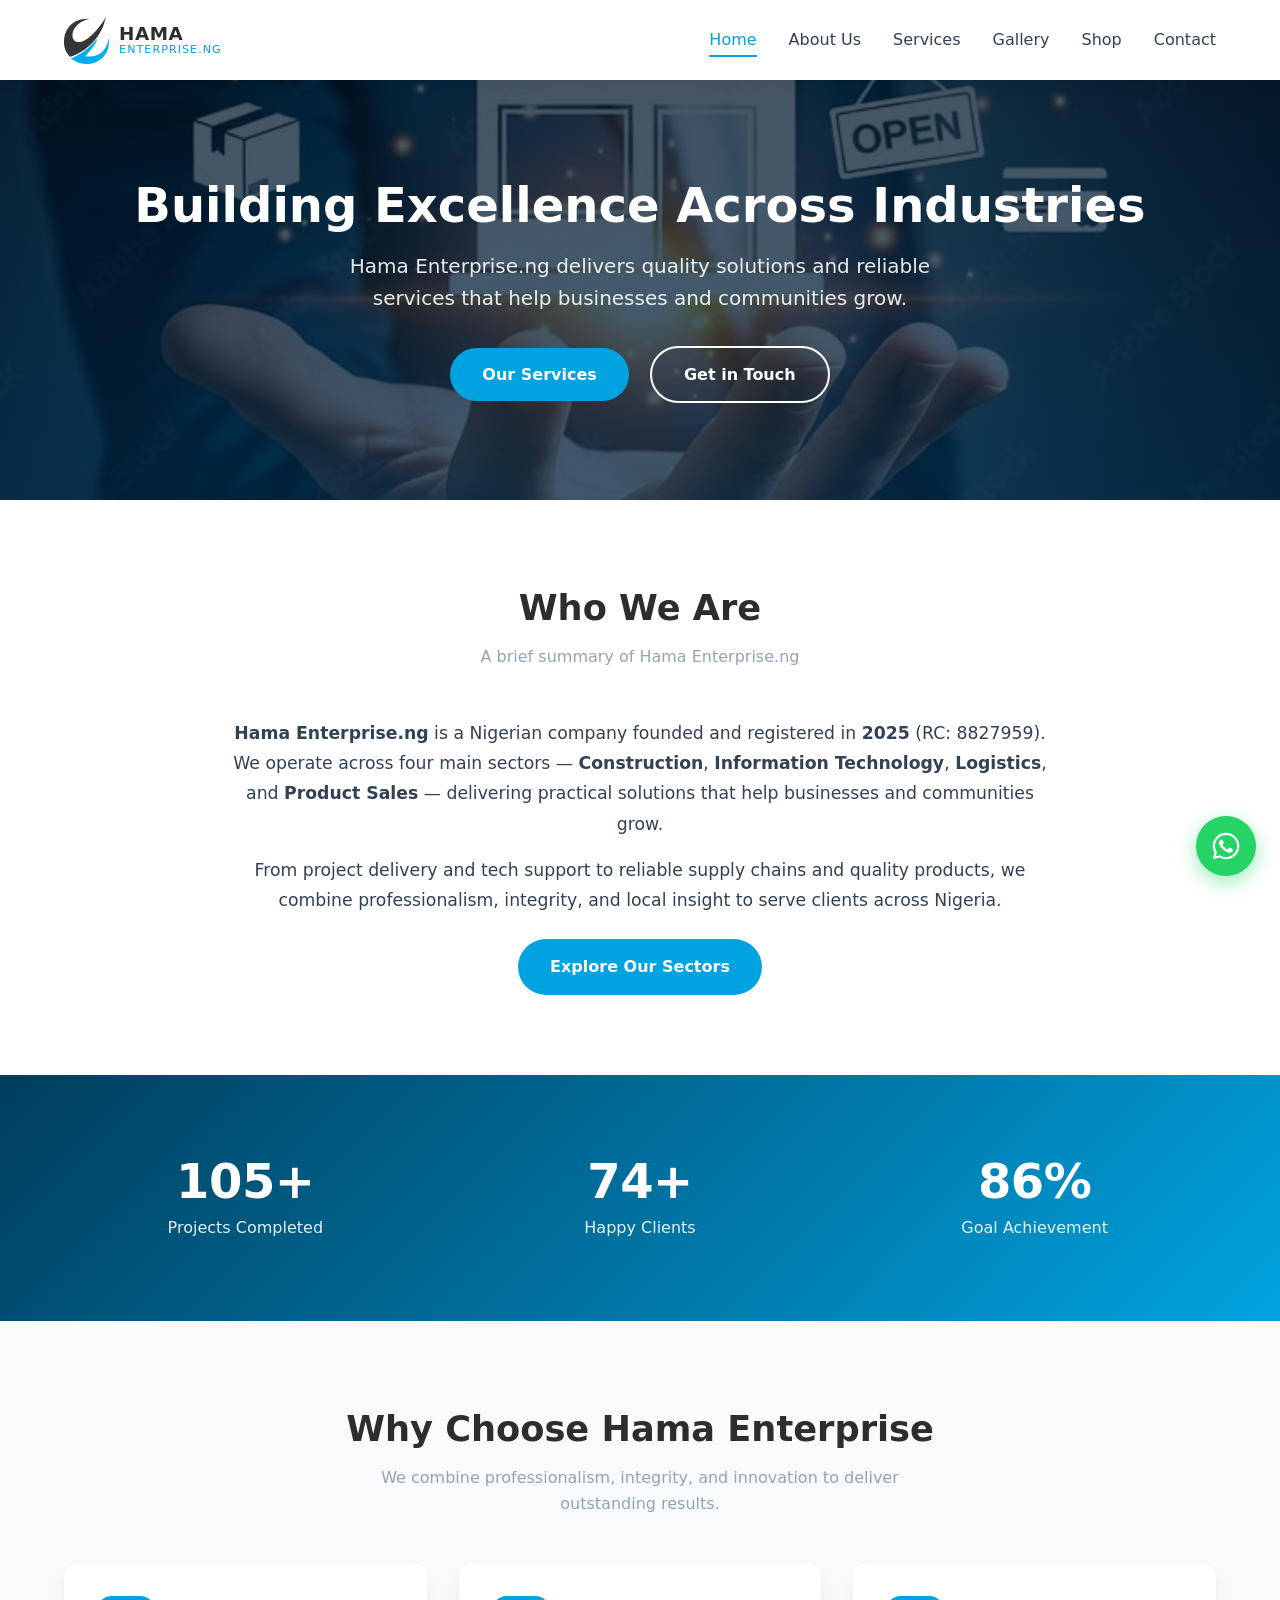
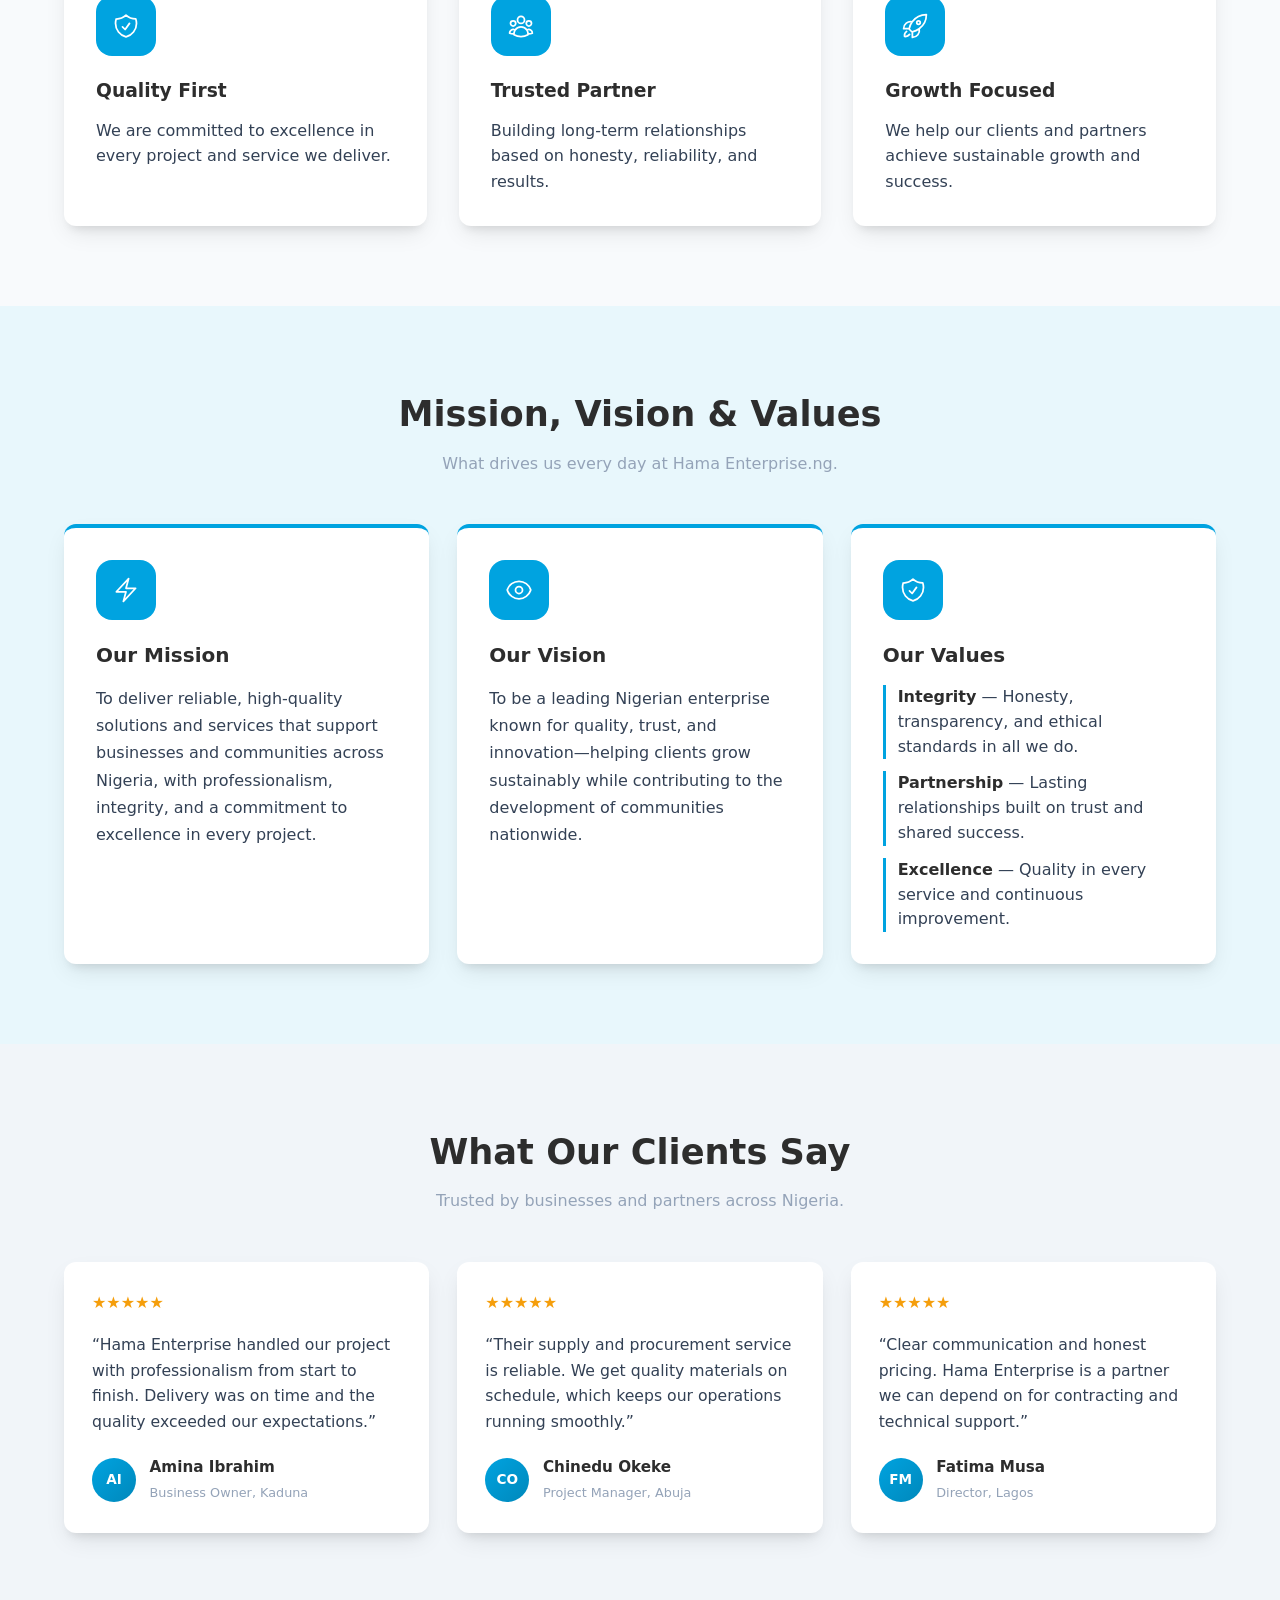
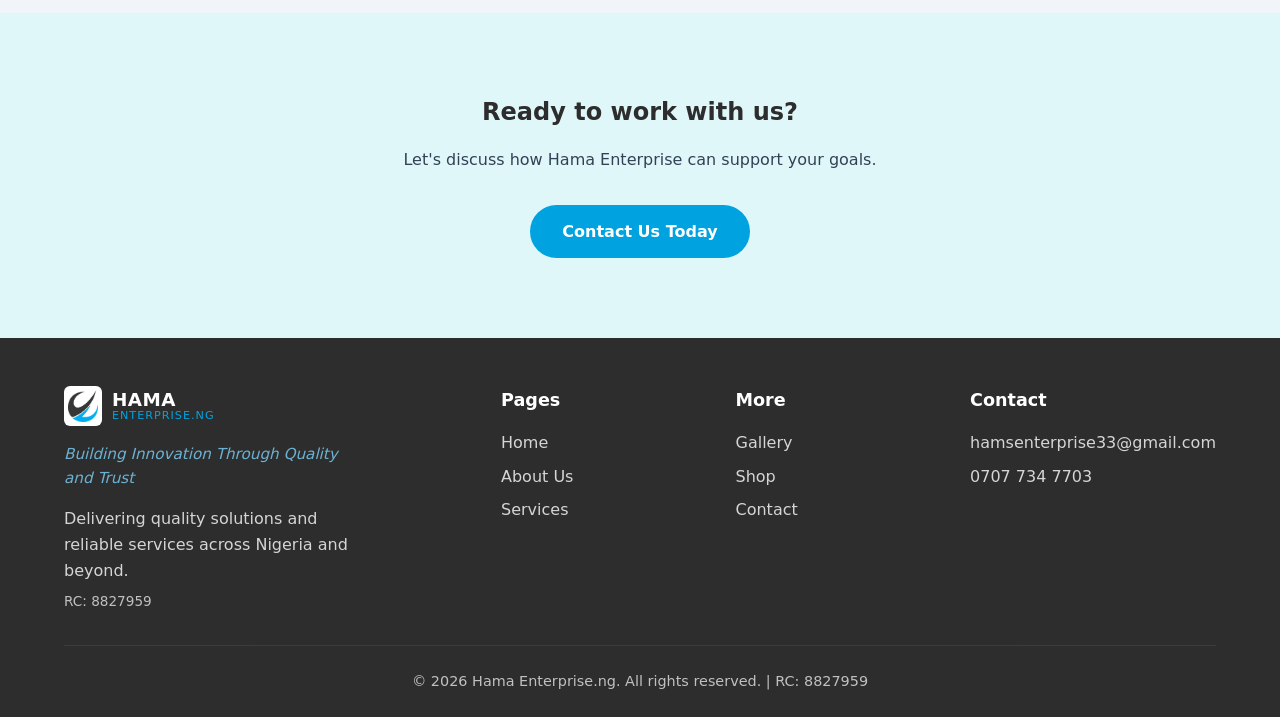
<file: index.html>
<!DOCTYPE html>
<html lang="en">
<head>
  <meta charset="UTF-8">
  <meta name="viewport" content="width=device-width, initial-scale=1.0">
  <title>Home | Hama Enterprise.ng</title>
  <link rel="icon" type="image/png" href="/logo.png">
  <link rel="stylesheet" href="styles.css">
  <link rel="stylesheet" href="motto.css">
</head>
<body>
  <header>
    <div class="container nav-container">
      <a href="index.html" class="logo">
        <img src="logo.png" alt="Hama Enterprise.ng Logo" loading="lazy">
        <div class="logo-text">
          <strong>HAMA</strong>
          <span>ENTERPRISE.NG</span>
        </div>
      </a>
      <button class="menu-toggle" aria-label="Toggle menu">
        <span></span><span></span><span></span>
      </button>
      <nav class="nav-links">
        <a href="index.html" class="active">Home</a>
        <a href="about.html">About Us</a>
        <a href="services.html">Services</a>
        <a href="gallery.html">Gallery</a>
        <a href="https://hama-enterprise-store.vercel.app" target="_blank" rel="noopener">Shop</a>
        <a href="contact.html">Contact</a>
      </nav>
    </div>
  </header>

  <section class="hero hero-home">
    <div class="container">
      <h1>Building Excellence Across Industries</h1>
      <p>Hama Enterprise.ng delivers quality solutions and reliable services that help businesses and communities grow.</p>
      <a href="services.html" class="btn btn-primary">Our Services</a>
      <a href="contact.html" class="btn btn-outline">Get in Touch</a>
    </div>
  </section>

  <section class="company-summary">
    <div class="container">
      <div class="section-title">
        <h2>Who We Are</h2>
        <p>A brief summary of Hama Enterprise.ng</p>
      </div>
      <div class="summary-box">
        <p>
          <strong>Hama Enterprise.ng</strong> is a Nigerian company founded and registered in <strong>2025</strong>
          (RC: 8827959). We operate across four main sectors —
          <strong>Construction</strong>, <strong>Information Technology</strong>,
          <strong>Logistics</strong>, and <strong>Product Sales</strong> — delivering practical solutions
          that help businesses and communities grow.
        </p>
        <p>
          From project delivery and tech support to reliable supply chains and quality products,
          we combine professionalism, integrity, and local insight to serve clients across Nigeria.
        </p>
        <p style="margin-top: 1.5rem;">
          <a href="services.html" class="btn btn-primary">Explore Our Sectors</a>
        </p>
      </div>
    </div>
  </section>

  <section class="counters-section" id="countersSection">
    <div class="container">
      <div class="counters-grid">
        <div class="counter-item">
          <div class="counter-number" data-target="120" data-suffix="+">0</div>
          <div class="counter-label">Projects Completed</div>
        </div>
        <div class="counter-item">
          <div class="counter-number" data-target="85" data-suffix="+">0</div>
          <div class="counter-label">Happy Clients</div>
        </div>
        <div class="counter-item">
          <div class="counter-number" data-target="98" data-suffix="%">0</div>
          <div class="counter-label">Goal Achievement</div>
        </div>
      </div>
    </div>
  </section>

  <section>
    <div class="container">
      <div class="section-title">
        <h2>Why Choose Hama Enterprise</h2>
        <p>We combine professionalism, integrity, and innovation to deliver outstanding results.</p>
      </div>
      <div class="cards">
        <div class="card">
          <div class="card-icon">
            <svg xmlns="http://www.w3.org/2000/svg" fill="none" viewBox="0 0 24 24" stroke="currentColor" stroke-width="1.5">
              <path stroke-linecap="round" stroke-linejoin="round" d="M9 12.75L11.25 15 15 9.75m-3-7.036A11.959 11.959 0 013.598 6 11.99 11.99 0 003 9.749c0 5.592 3.824 10.29 9 11.623 5.176-1.332 9-6.03 9-11.622 0-1.31-.21-2.571-.598-3.751h-.152c-3.196 0-6.1-1.248-8.25-3.285z"/>
            </svg>
          </div>
          <h3>Quality First</h3>
          <p>We are committed to excellence in every project and service we deliver.</p>
        </div>
        <div class="card">
          <div class="card-icon">
            <svg xmlns="http://www.w3.org/2000/svg" fill="none" viewBox="0 0 24 24" stroke="currentColor" stroke-width="1.5">
              <path stroke-linecap="round" stroke-linejoin="round" d="M18 18.72a9.094 9.094 0 003.741-.479 3 3 0 00-4.682-2.72m.94 3.198l.001.031c0 .225-.012.447-.037.666A11.944 11.944 0 0112 21c-2.17 0-4.207-.576-5.963-1.584A6.062 6.062 0 016 18.719m12 0a5.971 5.971 0 00-.941-3.197m0 0A5.995 5.995 0 0012 12.75a5.995 5.995 0 00-5.058 2.772m0 0a3 3 0 00-4.681 2.72 8.986 8.986 0 003.74.477m.94-3.197a5.971 5.971 0 00-.94 3.197M15 6.75a3 3 0 11-6 0 3 3 0 016 0zm6 3a2.25 2.25 0 11-4.5 0 2.25 2.25 0 014.5 0zm-13.5 0a2.25 2.25 0 11-4.5 0 2.25 2.25 0 014.5 0z"/>
            </svg>
          </div>
          <h3>Trusted Partner</h3>
          <p>Building long-term relationships based on honesty, reliability, and results.</p>
        </div>
        <div class="card">
          <div class="card-icon">
            <svg xmlns="http://www.w3.org/2000/svg" fill="none" viewBox="0 0 24 24" stroke="currentColor" stroke-width="1.5">
              <path stroke-linecap="round" stroke-linejoin="round" d="M15.59 14.37a6 6 0 01-5.84 7.38v-4.8m5.84-2.58a14.98 14.98 0 006.16-12.12A14.98 14.98 0 009.631 8.41m5.96 5.96a14.926 14.926 0 01-5.841 2.58m-.119-8.54a6 6 0 00-7.381 5.84h4.8m2.581-5.84a14.927 14.927 0 00-2.58 5.84m2.699 2.7c-.103.021-.207.041-.311.06a15.09 15.09 0 01-2.448-2.448 14.9 14.9 0 01.06-.312m-2.24 2.39a4.493 4.493 0 00-1.757 4.306 4.493 4.493 0 004.306-1.758M16.5 9a1.5 1.5 0 11-3 0 1.5 1.5 0 013 0z"/>
            </svg>
          </div>
          <h3>Growth Focused</h3>
          <p>We help our clients and partners achieve sustainable growth and success.</p>
        </div>
      </div>
    </div>
  </section>

  <section class="mvv-section">
    <div class="container">
      <div class="section-title">
        <h2>Mission, Vision & Values</h2>
        <p>What drives us every day at Hama Enterprise.ng.</p>
      </div>
      <div class="mvv-grid">
        <div class="mvv-card">
          <div class="card-icon">
            <svg xmlns="http://www.w3.org/2000/svg" fill="none" viewBox="0 0 24 24" stroke="currentColor" stroke-width="1.5">
              <path stroke-linecap="round" stroke-linejoin="round" d="M3.75 13.5l10.5-11.25L12 10.5h8.25L9.75 21.75 12 13.5H3.75z"/>
            </svg>
          </div>
          <h3>Our Mission</h3>
          <p>To deliver reliable, high-quality solutions and services that support businesses and communities across Nigeria, with professionalism, integrity, and a commitment to excellence in every project.</p>
        </div>
        <div class="mvv-card">
          <div class="card-icon">
            <svg xmlns="http://www.w3.org/2000/svg" fill="none" viewBox="0 0 24 24" stroke="currentColor" stroke-width="1.5">
              <path stroke-linecap="round" stroke-linejoin="round" d="M2.036 12.322a1.012 1.012 0 010-.639C3.423 7.51 7.36 4.5 12 4.5c4.638 0 8.573 3.007 9.963 7.178.07.207.07.431 0 .639C20.577 16.49 16.64 19.5 12 19.5c-4.638 0-8.573-3.007-9.963-7.178z"/>
              <path stroke-linecap="round" stroke-linejoin="round" d="M15 12a3 3 0 11-6 0 3 3 0 016 0z"/>
            </svg>
          </div>
          <h3>Our Vision</h3>
          <p>To be a leading Nigerian enterprise known for quality, trust, and innovation—helping clients grow sustainably while contributing to the development of communities nationwide.</p>
        </div>
        <div class="mvv-card">
          <div class="card-icon">
            <svg xmlns="http://www.w3.org/2000/svg" fill="none" viewBox="0 0 24 24" stroke="currentColor" stroke-width="1.5">
              <path stroke-linecap="round" stroke-linejoin="round" d="M9 12.75L11.25 15 15 9.75m-3-7.036A11.959 11.959 0 013.598 6 11.99 11.99 0 003 9.749c0 5.592 3.824 10.29 9 11.623 5.176-1.332 9-6.03 9-11.622 0-1.31-.21-2.571-.598-3.751h-.152c-3.196 0-6.1-1.248-8.25-3.285z"/>
            </svg>
          </div>
          <h3>Our Values</h3>
          <ul class="values-list">
            <li><strong>Integrity</strong> — Honesty, transparency, and ethical standards in all we do.</li>
            <li><strong>Partnership</strong> — Lasting relationships built on trust and shared success.</li>
            <li><strong>Excellence</strong> — Quality in every service and continuous improvement.</li>
          </ul>
        </div>
      </div>
    </div>
  </section>

  <section class="testimonials">
    <div class="container">
      <div class="section-title">
        <h2>What Our Clients Say</h2>
        <p>Trusted by businesses and partners across Nigeria.</p>
      </div>
      <div class="testimonial-grid">
        <div class="testimonial-card">
          <div class="testimonial-stars" aria-label="5 stars">★★★★★</div>
          <p class="testimonial-text">“Hama Enterprise handled our project with professionalism from start to finish. Delivery was on time and the quality exceeded our expectations.”</p>
          <div class="testimonial-author">
            <div class="author-avatar">AI</div>
            <div>
              <strong>Amina Ibrahim</strong>
              <span>Business Owner, Kaduna</span>
            </div>
          </div>
        </div>
        <div class="testimonial-card">
          <div class="testimonial-stars" aria-label="5 stars">★★★★★</div>
          <p class="testimonial-text">“Their supply and procurement service is reliable. We get quality materials on schedule, which keeps our operations running smoothly.”</p>
          <div class="testimonial-author">
            <div class="author-avatar">CO</div>
            <div>
              <strong>Chinedu Okeke</strong>
              <span>Project Manager, Abuja</span>
            </div>
          </div>
        </div>
        <div class="testimonial-card">
          <div class="testimonial-stars" aria-label="5 stars">★★★★★</div>
          <p class="testimonial-text">“Clear communication and honest pricing. Hama Enterprise is a partner we can depend on for contracting and technical support.”</p>
          <div class="testimonial-author">
            <div class="author-avatar">FM</div>
            <div>
              <strong>Fatima Musa</strong>
              <span>Director, Lagos</span>
            </div>
          </div>
        </div>
      </div>
    </div>
  </section>

  <section style="background: #e0f7fa; text-align: center;">
    <div class="container">
      <h2 style="color: var(--secondary); margin-bottom: 1rem;">Ready to work with us?</h2>
      <p style="margin-bottom: 2rem; color: var(--text);">Let's discuss how Hama Enterprise can support your goals.</p>
      <a href="contact.html" class="btn btn-primary">Contact Us Today</a>
    </div>
  </section>

  <footer>
    <div class="container">
      <div class="footer-grid">
        <div class="footer-brand">
          <a href="index.html" class="logo" style="color: white;">
            <img src="logo.png" alt="Hama Enterprise.ng" style="height:40px; background:white; border-radius:6px; padding:4px;" loading="lazy">
            <div class="logo-text">
              <strong style="color:white;">HAMA</strong>
              <span>ENTERPRISE.NG</span>
            </div>
          </a>
          <p class="footer-motto">Building Innovation Through Quality and Trust</p>
          <p>Delivering quality solutions and reliable services across Nigeria and beyond.</p>
          <p style="margin-top:0.5rem; font-size:0.85rem; opacity:0.7;">RC: 8827959</p>
        </div>
        <div class="footer-links">
          <h4>Pages</h4>
          <a href="index.html">Home</a>
          <a href="about.html">About Us</a>
          <a href="services.html">Services</a>
        </div>
        <div class="footer-links">
          <h4>More</h4>
          <a href="gallery.html">Gallery</a>
          <a href="https://hama-enterprise-store.vercel.app" target="_blank" rel="noopener">Shop</a>
          <a href="contact.html">Contact</a>
        </div>
        <div class="footer-links">
          <h4>Contact</h4>
          <a href="mailto:hamsenterprise33@gmail.com">hamsenterprise33@gmail.com</a>
          <a href="tel:+2347077347703">0707 734 7703</a>
        </div>
      </div>
      <div class="footer-bottom">
        &copy; 2026 Hama Enterprise.ng. All rights reserved. | RC: 8827959
      </div>
    </div>
  </footer>

  <script>
    const toggle = document.querySelector('.menu-toggle');
    const nav = document.querySelector('.nav-links');
    toggle.addEventListener('click', () => nav.classList.toggle('open'));

    (function () {
      var section = document.getElementById('countersSection');
      if (!section) return;
      var numbers = section.querySelectorAll('.counter-number');
      var done = false;

      function animateCount(el) {
        var target = parseInt(el.getAttribute('data-target'), 10) || 0;
        var suffix = el.getAttribute('data-suffix') || '';
        var duration = 1800;
        var startTime = null;

        function step(ts) {
          if (!startTime) startTime = ts;
          var progress = Math.min((ts - startTime) / duration, 1);
          var ease = 1 - Math.pow(1 - progress, 3);
          var value = Math.floor(ease * target);
          el.textContent = value + suffix;
          if (progress < 1) requestAnimationFrame(step);
          else el.textContent = target + suffix;
        }
        requestAnimationFrame(step);
      }

      function startAll() {
        if (done) return;
        done = true;
        numbers.forEach(animateCount);
      }

      if ('IntersectionObserver' in window) {
        var obs = new IntersectionObserver(function (entries) {
          entries.forEach(function (entry) {
            if (entry.isIntersecting) {
              startAll();
              obs.unobserve(section);
            }
          });
        }, { threshold: 0.35 });
        obs.observe(section);
      } else {
        startAll();
      }
    })();
  </script>
  <script src="whatsapp.js"></script>
</body>
</html>
</file>
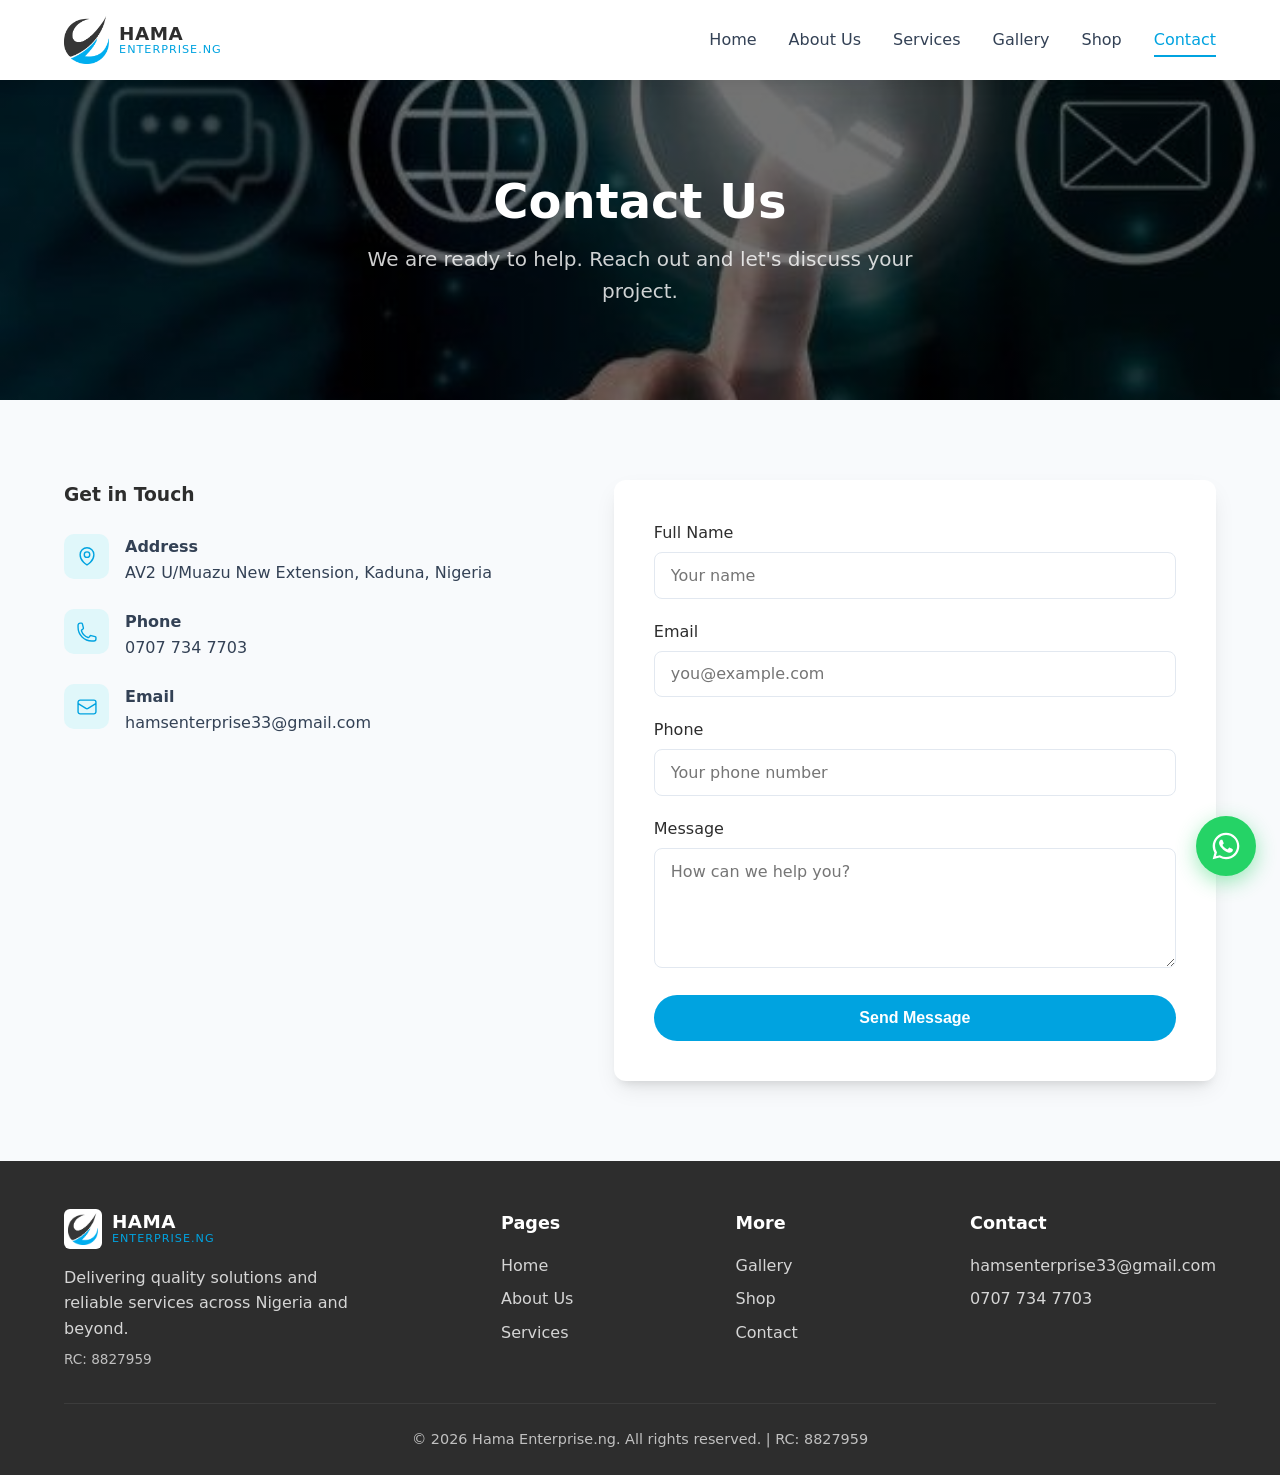
<file: contact.html>
<!DOCTYPE html>
<html lang="en">
<head>
  <meta charset="UTF-8">
  <meta name="viewport" content="width=device-width, initial-scale=1.0">
  <title>Contact | Hama Enterprise.ng</title>
  <link rel="icon" type="image/png" href="/logo.png">
  <link rel="stylesheet" href="styles.css">
  <link rel="stylesheet" href="motto.css">
</head>
<body>
  <header>
    <div class="container nav-container">
      <a href="index.html" class="logo">
        <img src="logo.png" alt="Hama Enterprise.ng Logo" loading="lazy">
        <div class="logo-text">
          <strong>HAMA</strong>
          <span>ENTERPRISE.NG</span>
        </div>
      </a>
      <button class="menu-toggle" aria-label="Toggle menu">
        <span></span><span></span><span></span>
      </button>
      <nav class="nav-links">
        <a href="index.html">Home</a>
        <a href="about.html">About Us</a>
        <a href="services.html">Services</a>
        <a href="gallery.html">Gallery</a>
        <a href="https://hama-enterprise-store.vercel.app" target="_blank" rel="noopener">Shop</a>
        <a href="contact.html" class="active">Contact</a>
      </nav>
    </div>
  </header>

  <section class="hero" style="padding: 0; min-height: 320px; background: linear-gradient(rgba(0,0,0,0.55), rgba(0,0,0,0.55)), url('contact%20(1).jpeg') center/cover no-repeat; display: flex; align-items: center;">
    <div class="container" style="text-align: center;">
      <h1 style="color: white; margin-bottom: 0.75rem;">Contact Us</h1>
      <p style="color: rgba(255,255,255,0.9); max-width: 600px; margin: 0 auto;">We are ready to help. Reach out and let's discuss your project.</p>
    </div>
  </section>

  <section>
    <div class="container">
      <div class="contact-grid">
        <div class="contact-info">
          <h3>Get in Touch</h3>
          <div class="contact-item">
            <div class="icon">
              <svg xmlns="http://www.w3.org/2000/svg" fill="none" viewBox="0 0 24 24" stroke="currentColor" stroke-width="1.5"><path stroke-linecap="round" stroke-linejoin="round" d="M15 10.5a3 3 0 11-6 0 3 3 0 016 0z"/><path stroke-linecap="round" stroke-linejoin="round" d="M19.5 10.5c0 7.142-7.5 11.25-7.5 11.25S4.5 17.642 4.5 10.5a7.5 7.5 0 1115 0z"/></svg>
            </div>
            <div>
              <strong>Address</strong>
              <p>AV2 U/Muazu New Extension, Kaduna, Nigeria</p>
            </div>
          </div>
          <div class="contact-item">
            <div class="icon">
              <svg xmlns="http://www.w3.org/2000/svg" fill="none" viewBox="0 0 24 24" stroke="currentColor" stroke-width="1.5"><path stroke-linecap="round" stroke-linejoin="round" d="M2.25 6.75c0 8.284 6.716 15 15 15h2.25a2.25 2.25 0 002.25-2.25v-1.372c0-.516-.351-.966-.852-1.091l-4.423-1.106c-.44-.11-.902.055-1.173.417l-.97 1.293c-.282.376-.769.542-1.21.38a12.035 12.035 0 01-7.143-7.143c-.162-.441.004-.928.38-1.21l1.293-.97c.363-.271.527-.734.417-1.173L6.963 3.102a1.125 1.125 0 00-1.091-.852H4.5A2.25 2.25 0 002.25 4.5v2.25z"/></svg>
            </div>
            <div>
              <strong>Phone</strong>
              <p><a href="tel:+2347077347703">0707 734 7703</a></p>
            </div>
          </div>
          <div class="contact-item">
            <div class="icon">
              <svg xmlns="http://www.w3.org/2000/svg" fill="none" viewBox="0 0 24 24" stroke="currentColor" stroke-width="1.5"><path stroke-linecap="round" stroke-linejoin="round" d="M21.75 6.75v10.5a2.25 2.25 0 01-2.25 2.25h-15a2.25 2.25 0 01-2.25-2.25V6.75m19.5 0A2.25 2.25 0 0019.5 4.5h-15a2.25 2.25 0 00-2.25 2.25m19.5 0v.243a2.25 2.25 0 01-1.07 1.916l-7.5 4.615a2.25 2.25 0 01-2.36 0L3.32 8.91a2.25 2.25 0 01-1.07-1.916V6.75"/></svg>
            </div>
            <div>
              <strong>Email</strong>
              <p><a href="mailto:hamsenterprise33@gmail.com">hamsenterprise33@gmail.com</a></p>
            </div>
          </div>
        </div>

        <div class="contact-form">
          <form action="https://formspree.io/f/xgaoroyr" method="POST">
            <input type="hidden" name="_next" value="thank-you.html">
            <div class="form-group">
              <label for="name">Full Name</label>
              <input type="text" id="name" name="name" required placeholder="Your name">
            </div>
            <div class="form-group">
              <label for="email">Email</label>
              <input type="email" id="email" name="email" required placeholder="you@example.com">
            </div>
            <div class="form-group">
              <label for="phone">Phone</label>
              <input type="tel" id="phone" name="phone" placeholder="Your phone number">
            </div>
            <div class="form-group">
              <label for="message">Message</label>
              <textarea id="message" name="message" required placeholder="How can we help you?"></textarea>
            </div>
            <button type="submit" class="btn btn-primary" style="width:100%;">Send Message</button>
          </form>
        </div>
      </div>
    </div>
  </section>

  <footer>
    <div class="container">
      <div class="footer-grid">
        <div class="footer-brand">
          <a href="index.html" class="logo" style="color: white;">
            <img src="logo.png" alt="Hama Enterprise.ng" style="height:40px; background:white; border-radius:6px; padding:4px;" loading="lazy">
            <div class="logo-text"><strong style="color:white;">HAMA</strong><span>ENTERPRISE.NG</span></div>
          </a>
          <p>Delivering quality solutions and reliable services across Nigeria and beyond.</p>
          <p style="margin-top:0.5rem; font-size:0.85rem; opacity:0.7;">RC: 8827959</p>
        </div>
        <div class="footer-links"><h4>Pages</h4><a href="index.html">Home</a><a href="about.html">About Us</a><a href="services.html">Services</a></div>
        <div class="footer-links"><h4>More</h4><a href="gallery.html">Gallery</a><a href="https://hama-enterprise-store.vercel.app" target="_blank" rel="noopener">Shop</a><a href="contact.html">Contact</a></div>
        <div class="footer-links"><h4>Contact</h4><a href="mailto:hamsenterprise33@gmail.com">hamsenterprise33@gmail.com</a><a href="tel:+2347077347703">0707 734 7703</a></div>
      </div>
      <div class="footer-bottom">&copy; 2026 Hama Enterprise.ng. All rights reserved. | RC: 8827959</div>
    </div>
  </footer>
  <script>
    const toggle = document.querySelector('.menu-toggle');
    const nav = document.querySelector('.nav-links');
    if (toggle && nav) toggle.addEventListener('click', () => nav.classList.toggle('open'));
  </script>
  <script src="whatsapp.js"></script>
</body>
</html>
</file>
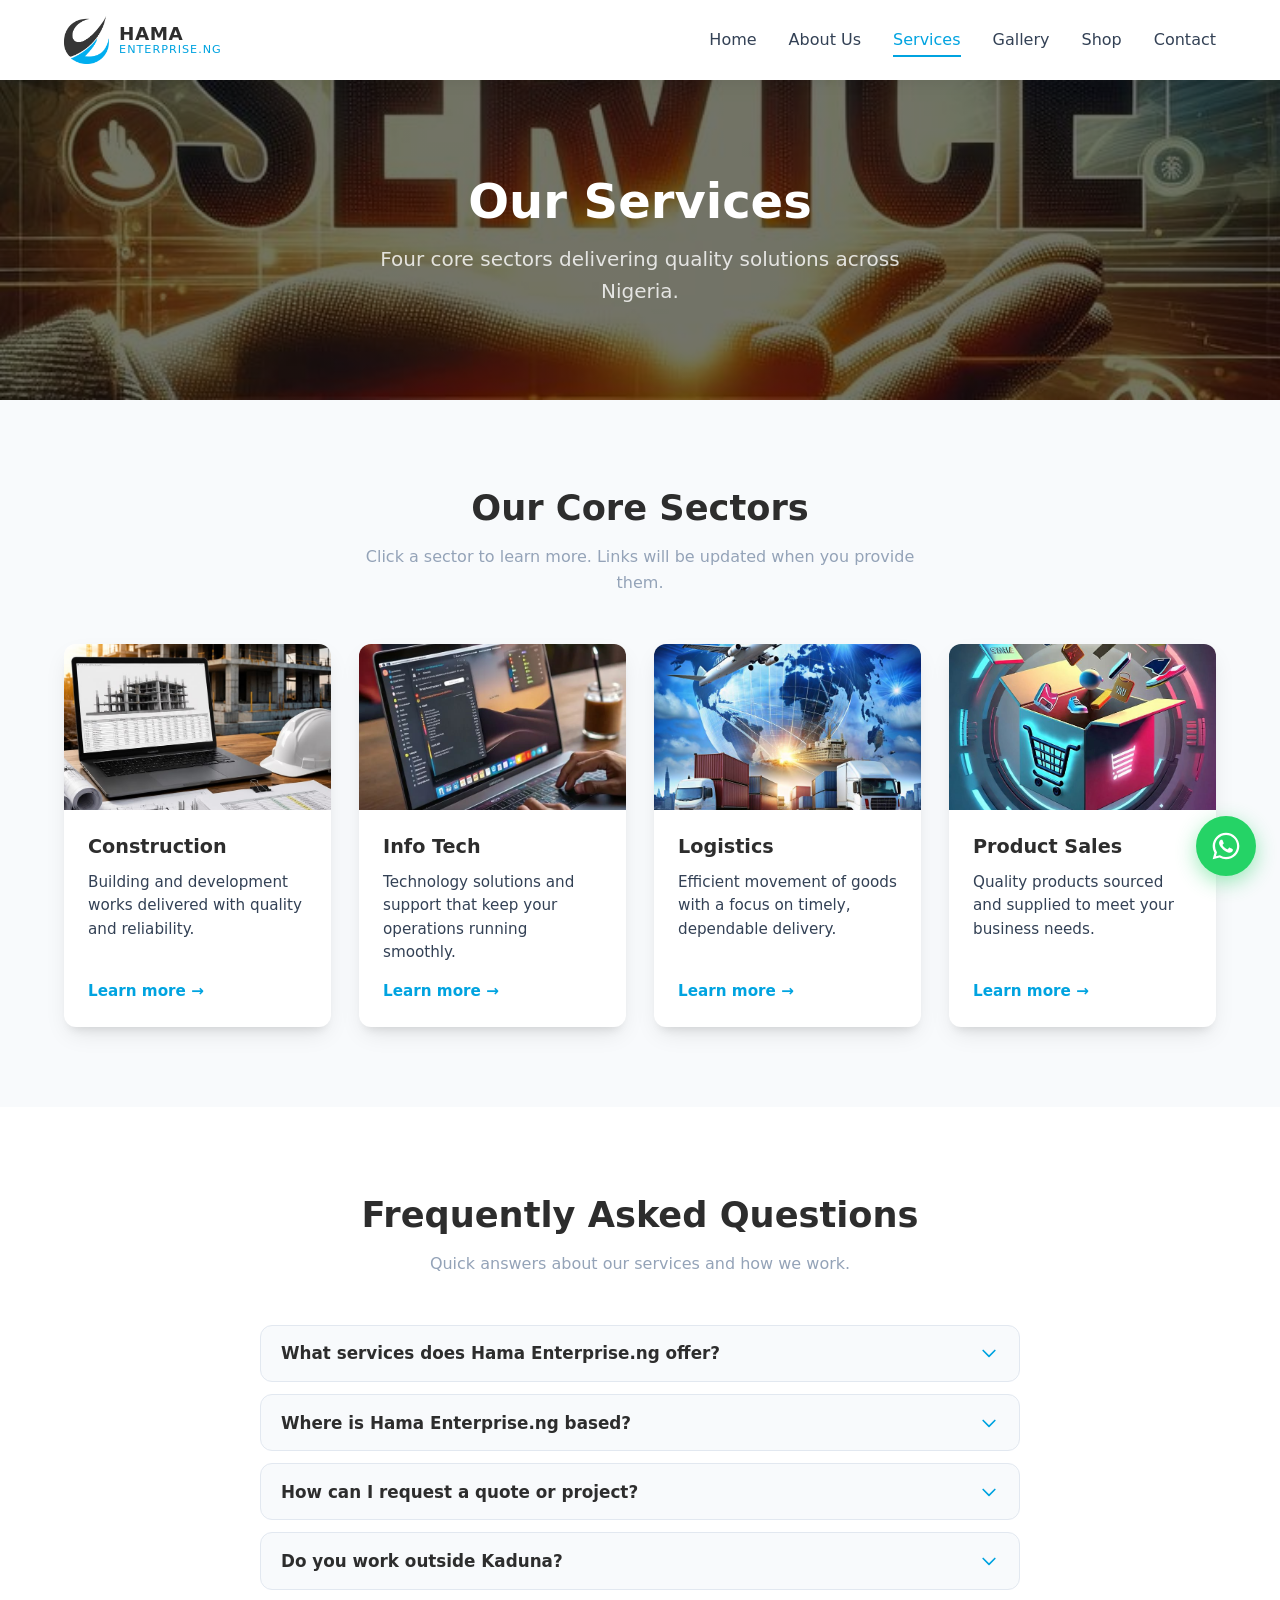
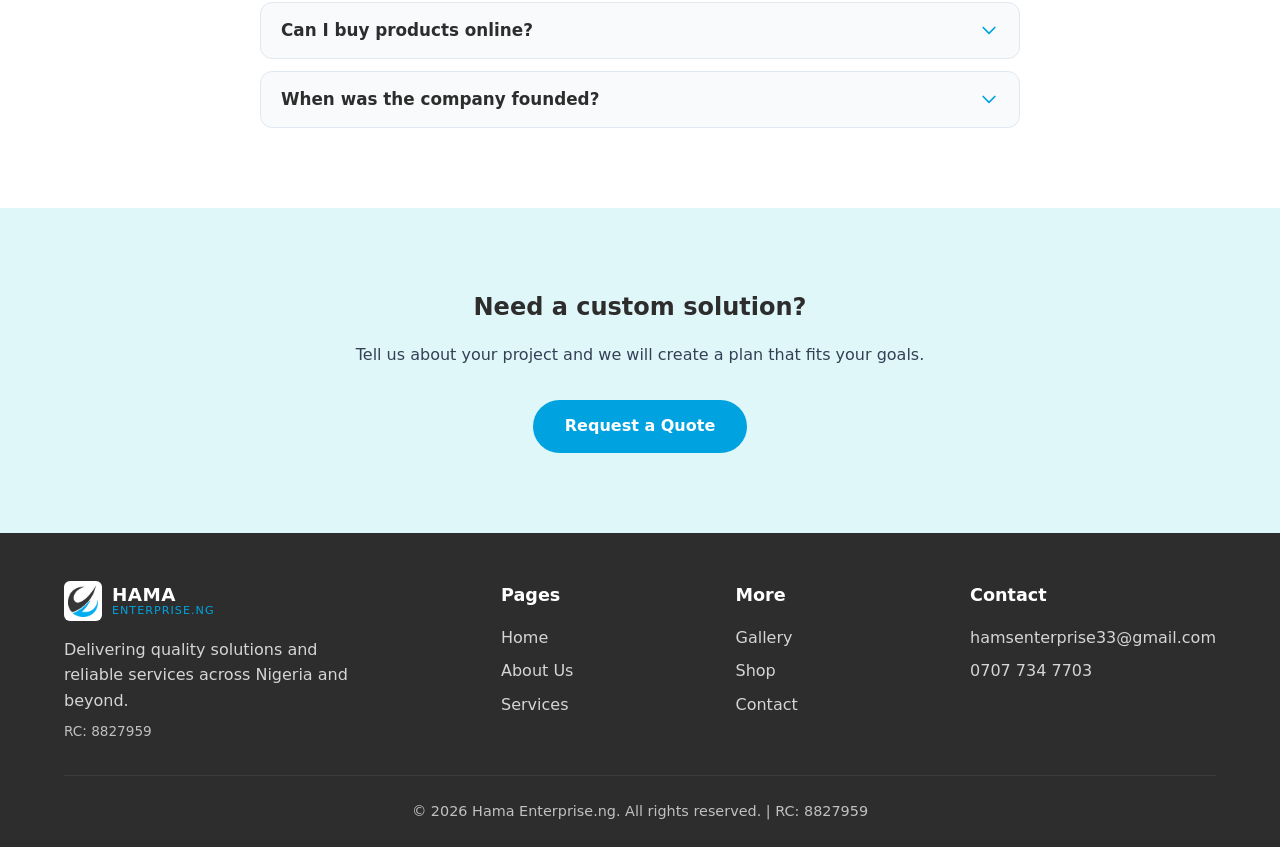
<file: services.html>
<!DOCTYPE html>
<html lang="en">
<head>
  <meta charset="UTF-8">
  <meta name="viewport" content="width=device-width, initial-scale=1.0">
  <title>Services | Hama Enterprise.ng</title>
  <link rel="icon" type="image/png" href="/logo.png">
  <link rel="stylesheet" href="styles.css">
  <link rel="stylesheet" href="motto.css">
</head>
<body>
  <header>
    <div class="container nav-container">
      <a href="index.html" class="logo">
        <img src="logo.png" alt="Hama Enterprise.ng Logo" loading="lazy">
        <div class="logo-text"><strong>HAMA</strong><span>ENTERPRISE.NG</span></div>
      </a>
      <button class="menu-toggle" aria-label="Toggle menu"><span></span><span></span><span></span></button>
      <nav class="nav-links">
        <a href="index.html">Home</a>
        <a href="about.html">About Us</a>
        <a href="services.html" class="active">Services</a>
        <a href="gallery.html">Gallery</a>
        <a href="https://hama-enterprise-store.vercel.app" target="_blank" rel="noopener">Shop</a>
        <a href="contact.html">Contact</a>
      </nav>
    </div>
  </header>

  <section class="hero" style="padding: 0; min-height: 320px; background: linear-gradient(rgba(0,0,0,0.55), rgba(0,0,0,0.55)), url('servises.png') center/cover no-repeat; display: flex; align-items: center;">
    <div class="container" style="text-align: center;">
      <h1 style="color: white; margin-bottom: 0.75rem;">Our Services</h1>
      <p style="color: rgba(255,255,255,0.9); max-width: 600px; margin: 0 auto;">Four core sectors delivering quality solutions across Nigeria.</p>
    </div>
  </section>

  <section>
    <div class="container">
      <div class="section-title">
        <h2>Our Core Sectors</h2>
        <p>Click a sector to learn more. Links will be updated when you provide them.</p>
      </div>
      <div class="sector-service-grid">

        <a href="https://buildforge-construction.vercel.app/" class="sector-link-card" id="link-construction" target="_blank" rel="noopener">
          <div class="sector-link-image">
            <img src="construction%20(1).png" alt="Construction" loading="lazy">
          </div>
          <div class="sector-link-body">
            <h3>Construction</h3>
            <p>Building and development works delivered with quality and reliability.</p>
            <span class="sector-link-cta">Learn more →</span>
          </div>
        </a>

        <a href="#" class="sector-link-card" id="link-infotech">
          <div class="sector-link-image">
            <img src="info%20and%20tech.png" alt="Information Technology" loading="lazy">
          </div>
          <div class="sector-link-body">
            <h3>Info Tech</h3>
            <p>Technology solutions and support that keep your operations running smoothly.</p>
            <span class="sector-link-cta">Learn more →</span>
          </div>
        </a>

        <a href="https://swiftlogistics-web-dev-ninja-12-s-projects.vercel.app" class="sector-link-card" id="link-logistics" target="_blank" rel="noopener">
          <div class="sector-link-image">
            <img src="logistic.png" alt="Logistics" loading="lazy">
          </div>
          <div class="sector-link-body">
            <h3>Logistics</h3>
            <p>Efficient movement of goods with a focus on timely, dependable delivery.</p>
            <span class="sector-link-cta">Learn more →</span>
          </div>
        </a>

        <a href="https://hama-enterprise-store.vercel.app/" class="sector-link-card" id="link-productsales" target="_blank" rel="noopener">
          <div class="sector-link-image">
            <img src="product.png" alt="Product Sales" loading="lazy">
          </div>
          <div class="sector-link-body">
            <h3>Product Sales</h3>
            <p>Quality products sourced and supplied to meet your business needs.</p>
            <span class="sector-link-cta">Learn more →</span>
          </div>
        </a>

      </div>
    </div>
  </section>

  <section class="faq-section">
    <div class="container">
      <div class="section-title">
        <h2>Frequently Asked Questions</h2>
        <p>Quick answers about our services and how we work.</p>
      </div>
      <div class="faq-list">

        <div class="faq-item">
          <button type="button" class="faq-question" aria-expanded="false">
            <span>What services does Hama Enterprise.ng offer?</span>
            <svg class="faq-icon" xmlns="http://www.w3.org/2000/svg" fill="none" viewBox="0 0 24 24" stroke="currentColor" stroke-width="2"><path stroke-linecap="round" stroke-linejoin="round" d="M19 9l-7 7-7-7"/></svg>
          </button>
          <div class="faq-answer">
            <p>We operate across four main sectors: <strong>Construction</strong>, <strong>Information Technology</strong>, <strong>Logistics</strong>, and <strong>Product Sales</strong>. Each sector is led by a dedicated head to ensure quality and reliable delivery.</p>
          </div>
        </div>

        <div class="faq-item">
          <button type="button" class="faq-question" aria-expanded="false">
            <span>Where is Hama Enterprise.ng based?</span>
            <svg class="faq-icon" xmlns="http://www.w3.org/2000/svg" fill="none" viewBox="0 0 24 24" stroke="currentColor" stroke-width="2"><path stroke-linecap="round" stroke-linejoin="round" d="M19 9l-7 7-7-7"/></svg>
          </button>
          <div class="faq-answer">
            <p>We are based in Kaduna, Nigeria (AV2 U/Muazu New Extension). We serve clients across Nigeria and beyond.</p>
          </div>
        </div>

        <div class="faq-item">
          <button type="button" class="faq-question" aria-expanded="false">
            <span>How can I request a quote or project?</span>
            <svg class="faq-icon" xmlns="http://www.w3.org/2000/svg" fill="none" viewBox="0 0 24 24" stroke="currentColor" stroke-width="2"><path stroke-linecap="round" stroke-linejoin="round" d="M19 9l-7 7-7-7"/></svg>
          </button>
          <div class="faq-answer">
            <p>Use our <a href="contact.html">Contact page</a> to send a message, call <a href="tel:+2347077347703">0707 734 7703</a>, or email <a href="mailto:hamsenterprise33@gmail.com">hamsenterprise33@gmail.com</a>. We will respond with a plan that fits your goals.</p>
          </div>
        </div>

        <div class="faq-item">
          <button type="button" class="faq-question" aria-expanded="false">
            <span>Do you work outside Kaduna?</span>
            <svg class="faq-icon" xmlns="http://www.w3.org/2000/svg" fill="none" viewBox="0 0 24 24" stroke="currentColor" stroke-width="2"><path stroke-linecap="round" stroke-linejoin="round" d="M19 9l-7 7-7-7"/></svg>
          </button>
          <div class="faq-answer">
            <p>Yes. While we are based in Kaduna, we deliver projects and supply products to clients in other states across Nigeria.</p>
          </div>
        </div>

        <div class="faq-item">
          <button type="button" class="faq-question" aria-expanded="false">
            <span>Can I buy products online?</span>
            <svg class="faq-icon" xmlns="http://www.w3.org/2000/svg" fill="none" viewBox="0 0 24 24" stroke="currentColor" stroke-width="2"><path stroke-linecap="round" stroke-linejoin="round" d="M19 9l-7 7-7-7"/></svg>
          </button>
          <div class="faq-answer">
            <p>Yes. Visit our <a href="https://hama-enterprise-store.vercel.app" target="_blank" rel="noopener">Shop</a> to browse and order products online.</p>
          </div>
        </div>

        <div class="faq-item">
          <button type="button" class="faq-question" aria-expanded="false">
            <span>When was the company founded?</span>
            <svg class="faq-icon" xmlns="http://www.w3.org/2000/svg" fill="none" viewBox="0 0 24 24" stroke="currentColor" stroke-width="2"><path stroke-linecap="round" stroke-linejoin="round" d="M19 9l-7 7-7-7"/></svg>
          </button>
          <div class="faq-answer">
            <p>Hama Enterprise.ng was founded and registered in <strong>2025</strong> (RC: 8827959) by two founders, with dedicated heads for each of our four sectors.</p>
          </div>
        </div>

      </div>
    </div>
  </section>

  <section style="background: #e0f7fa; text-align: center;">
    <div class="container">
      <h2 style="color: var(--secondary); margin-bottom: 1rem;">Need a custom solution?</h2>
      <p style="margin-bottom: 2rem;">Tell us about your project and we will create a plan that fits your goals.</p>
      <a href="contact.html" class="btn btn-primary">Request a Quote</a>
    </div>
  </section>

  <footer>
    <div class="container">
      <div class="footer-grid">
        <div class="footer-brand">
          <a href="index.html" class="logo" style="color: white;">
            <img src="logo.png" alt="Hama Enterprise.ng" style="height:40px; background:white; border-radius:6px; padding:4px;" loading="lazy">
            <div class="logo-text"><strong style="color:white;">HAMA</strong><span>ENTERPRISE.NG</span></div>
          </a>
          <p>Delivering quality solutions and reliable services across Nigeria and beyond.</p>
          <p style="margin-top:0.5rem; font-size:0.85rem; opacity:0.7;">RC: 8827959</p>
        </div>
        <div class="footer-links"><h4>Pages</h4><a href="index.html">Home</a><a href="about.html">About Us</a><a href="services.html">Services</a></div>
        <div class="footer-links"><h4>More</h4><a href="gallery.html">Gallery</a><a href="https://hama-enterprise-store.vercel.app" target="_blank" rel="noopener">Shop</a><a href="contact.html">Contact</a></div>
        <div class="footer-links"><h4>Contact</h4><a href="mailto:hamsenterprise33@gmail.com">hamsenterprise33@gmail.com</a><a href="tel:+2347077347703">0707 734 7703</a></div>
      </div>
      <div class="footer-bottom">&copy; 2026 Hama Enterprise.ng. All rights reserved. | RC: 8827959</div>
    </div>
  </footer>
  <script>
    const toggle = document.querySelector('.menu-toggle');
    const nav = document.querySelector('.nav-links');
    toggle.addEventListener('click', () => nav.classList.toggle('open'));

    document.querySelectorAll('.faq-question').forEach(function (btn) {
      btn.addEventListener('click', function () {
        var item = btn.closest('.faq-item');
        var isOpen = item.classList.contains('open');
        document.querySelectorAll('.faq-item').forEach(function (el) {
          el.classList.remove('open');
          el.querySelector('.faq-question').setAttribute('aria-expanded', 'false');
        });
        if (!isOpen) {
          item.classList.add('open');
          btn.setAttribute('aria-expanded', 'true');
        }
      });
    });
  </script>
  <script src="whatsapp.js"></script>
</body>
</html>
</file>
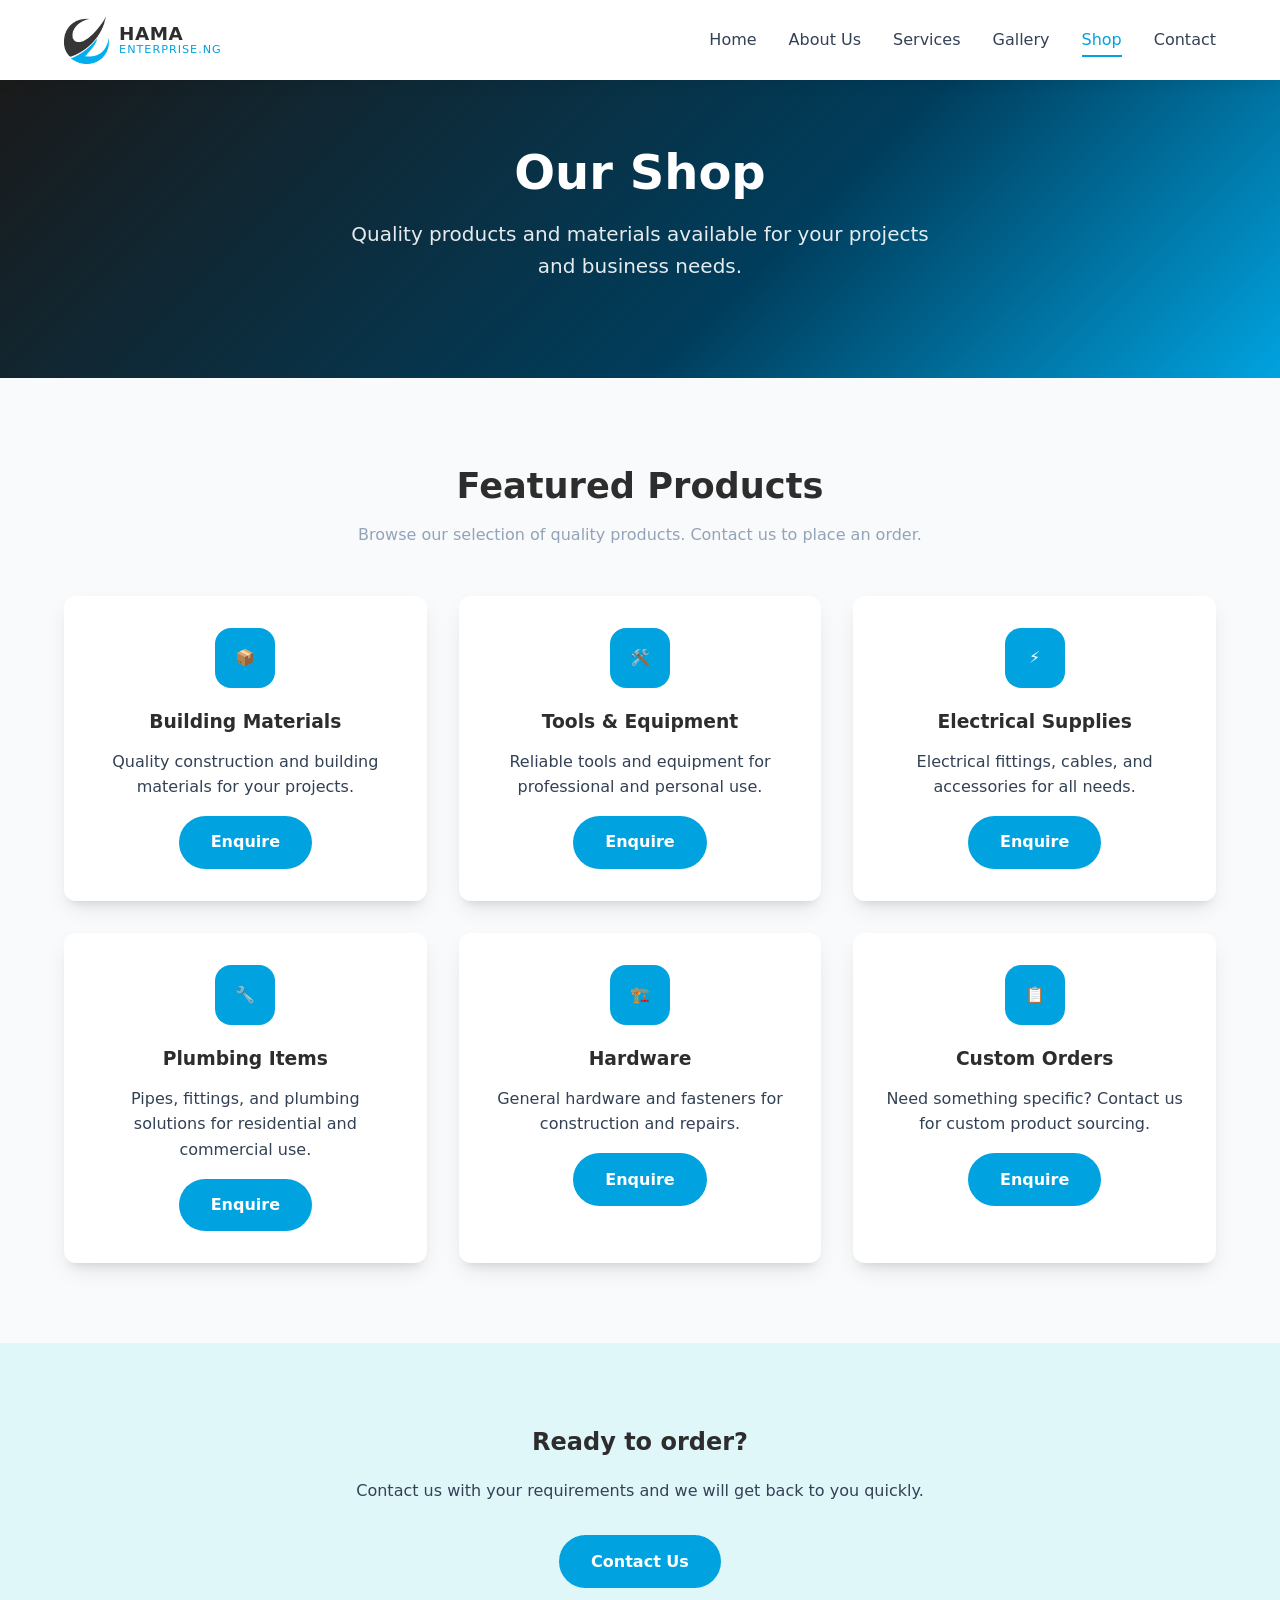
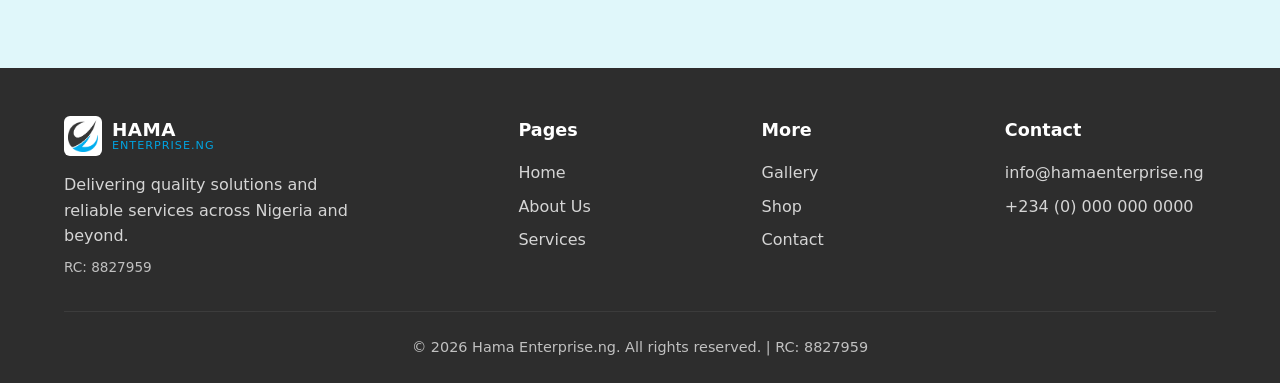
<file: shop.html>
<!DOCTYPE html>
<html lang="en">
<head>
  <meta charset="UTF-8">
  <meta name="viewport" content="width=device-width, initial-scale=1.0">
  <title>Shop | Hama Enterprise.ng</title>
  <link rel="stylesheet" href="styles.css">
  <link rel="icon" type="image/png" href="/logo.png">
</head>
<body>
  <header>
    <div class="container nav-container">
      <a href="index.html" class="logo">
        <img src="logo.png" alt="Hama Enterprise.ng Logo">
        <div class="logo-text">
          <strong>HAMA</strong>
          <span>ENTERPRISE.NG</span>
        </div>
      </a>
      <button class="menu-toggle" aria-label="Toggle menu">
        <span></span><span></span><span></span>
      </button>
      <nav class="nav-links">
        <a href="index.html">Home</a>
        <a href="about.html">About Us</a>
        <a href="services.html">Services</a>
        <a href="gallery.html">Gallery</a>
        <a href="shop.html" class="active">Shop</a>
        <a href="contact.html">Contact</a>
      </nav>
    </div>
  </header>

  <section class="hero" style="padding: 4rem 0;">
    <div class="container">
      <h1>Our Shop</h1>
      <p>Quality products and materials available for your projects and business needs.</p>
    </div>
  </section>

  <section>
    <div class="container">
      <div class="section-title">
        <h2>Featured Products</h2>
        <p>Browse our selection of quality products. Contact us to place an order.</p>
      </div>
      <div class="cards">
        <div class="card service-card">
          <div class="card-icon">📦</div>
          <h3>Building Materials</h3>
          <p>Quality construction and building materials for your projects.</p>
          <a href="contact.html" class="btn btn-primary" style="margin-top:1rem;">Enquire</a>
        </div>
        <div class="card service-card">
          <div class="card-icon">🛠️</div>
          <h3>Tools & Equipment</h3>
          <p>Reliable tools and equipment for professional and personal use.</p>
          <a href="contact.html" class="btn btn-primary" style="margin-top:1rem;">Enquire</a>
        </div>
        <div class="card service-card">
          <div class="card-icon">⚡</div>
          <h3>Electrical Supplies</h3>
          <p>Electrical fittings, cables, and accessories for all needs.</p>
          <a href="contact.html" class="btn btn-primary" style="margin-top:1rem;">Enquire</a>
        </div>
        <div class="card service-card">
          <div class="card-icon">🔧</div>
          <h3>Plumbing Items</h3>
          <p>Pipes, fittings, and plumbing solutions for residential and commercial use.</p>
          <a href="contact.html" class="btn btn-primary" style="margin-top:1rem;">Enquire</a>
        </div>
        <div class="card service-card">
          <div class="card-icon">🏗️</div>
          <h3>Hardware</h3>
          <p>General hardware and fasteners for construction and repairs.</p>
          <a href="contact.html" class="btn btn-primary" style="margin-top:1rem;">Enquire</a>
        </div>
        <div class="card service-card">
          <div class="card-icon">📋</div>
          <h3>Custom Orders</h3>
          <p>Need something specific? Contact us for custom product sourcing.</p>
          <a href="contact.html" class="btn btn-primary" style="margin-top:1rem;">Enquire</a>
        </div>
      </div>
    </div>
  </section>

  <section style="background: #e0f7fa; text-align: center;">
    <div class="container">
      <h2 style="color: var(--secondary); margin-bottom: 1rem;">Ready to order?</h2>
      <p style="margin-bottom: 2rem;">Contact us with your requirements and we will get back to you quickly.</p>
      <a href="contact.html" class="btn btn-primary">Contact Us</a>
    </div>
  </section>

  <footer>
    <div class="container">
      <div class="footer-grid">
        <div class="footer-brand">
          <a href="index.html" class="logo" style="color: white;">
            <img src="logo.png" alt="Hama Enterprise.ng" style="height:40px; background:white; border-radius:6px; padding:4px;">
            <div class="logo-text">
              <strong style="color:white;">HAMA</strong>
              <span>ENTERPRISE.NG</span>
            </div>
          </a>
          <p>Delivering quality solutions and reliable services across Nigeria and beyond.</p>
          <p style="margin-top:0.5rem; font-size:0.85rem; opacity:0.7;">RC: 8827959</p>
        </div>
        <div class="footer-links">
          <h4>Pages</h4>
          <a href="index.html">Home</a>
          <a href="about.html">About Us</a>
          <a href="services.html">Services</a>
        </div>
        <div class="footer-links">
          <h4>More</h4>
          <a href="gallery.html">Gallery</a>
          <a href="shop.html">Shop</a>
          <a href="contact.html">Contact</a>
        </div>
        <div class="footer-links">
          <h4>Contact</h4>
          <a href="mailto:info@hamaenterprise.ng">info@hamaenterprise.ng</a>
          <a href="tel:+2340000000000">+234 (0) 000 000 0000</a>
        </div>
      </div>
      <div class="footer-bottom">
        &copy; 2026 Hama Enterprise.ng. All rights reserved. | RC: 8827959
      </div>
    </div>
  </footer>

  <script>
    const toggle = document.querySelector('.menu-toggle');
    const nav = document.querySelector('.nav-links');
    toggle.addEventListener('click', () => nav.classList.toggle('open'));
  </script>
</body>
</html>
</file>
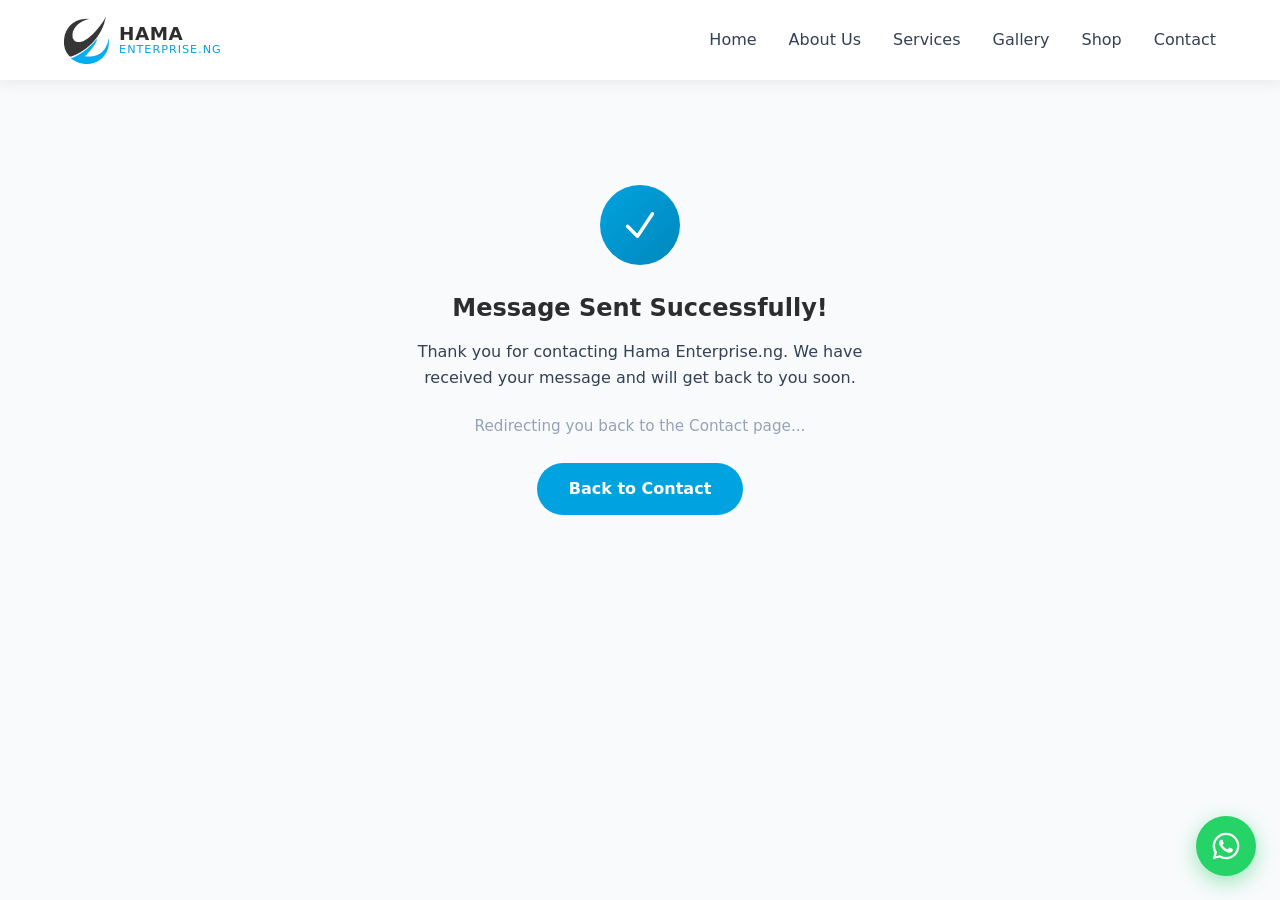
<file: thank-you.html>
<!DOCTYPE html>
<html lang="en">
<head>
  <meta charset="UTF-8">
  <meta name="viewport" content="width=device-width, initial-scale=1.0">
  <title>Message Sent | Hama Enterprise.ng</title>
  <link rel="icon" type="image/png" href="/logo.png">
  <link rel="stylesheet" href="styles.css">
  <link rel="stylesheet" href="motto.css">
  <meta http-equiv="refresh" content="3;url=contact.html">
</head>
<body>
  <header>
    <div class="container nav-container">
      <a href="index.html" class="logo">
        <img src="logo.png" alt="Hama Enterprise.ng Logo" loading="lazy">
        <div class="logo-text">
          <strong>HAMA</strong>
          <span>ENTERPRISE.NG</span>
        </div>
      </a>
      <nav class="nav-links">
        <a href="index.html">Home</a>
        <a href="about.html">About Us</a>
        <a href="services.html">Services</a>
        <a href="gallery.html">Gallery</a>
        <a href="https://hama-enterprise-store.vercel.app" target="_blank" rel="noopener">Shop</a>
        <a href="contact.html">Contact</a>
      </nav>
    </div>
  </header>

  <section style="min-height: 60vh; display: flex; align-items: center; justify-content: center; text-align: center; padding: 4rem 1rem;">
    <div class="container">
      <div style="width: 80px; height: 80px; margin: 0 auto 1.5rem; background: linear-gradient(135deg, #00a3e0, #0088bb); border-radius: 50%; display: flex; align-items: center; justify-content: center;">
        <svg xmlns="http://www.w3.org/2000/svg" width="40" height="40" fill="none" viewBox="0 0 24 24" stroke="white" stroke-width="2">
          <path stroke-linecap="round" stroke-linejoin="round" d="M4.5 12.75l6 6 9-13.5"/>
        </svg>
      </div>
      <h1 style="color: var(--secondary); margin-bottom: 0.75rem;">Message Sent Successfully!</h1>
      <p style="color: var(--text); margin-bottom: 1.5rem; max-width: 480px; margin-left: auto; margin-right: auto;">Thank you for contacting Hama Enterprise.ng. We have received your message and will get back to you soon.</p>
      <p style="color: var(--gray); font-size: 0.95rem;">Redirecting you back to the Contact page...</p>
      <a href="contact.html" class="btn btn-primary" style="margin-top: 1.5rem;">Back to Contact</a>
    </div>
  </section>

  <script>
    setTimeout(function () {
      window.location.href = 'contact.html';
    }, 3000);
  </script>
  <script src="whatsapp.js"></script>
</body>
</html>
</file>
<file: styles.css>
/* ===== Reset & Base ===== */
* {
  margin: 0;
  padding: 0;
  box-sizing: border-box;
}

:root {
  --primary: #00a3e0;
  --primary-dark: #0088bb;
  --secondary: #2d2d2d;
  --accent: #00a3e0;
  --text: #334155;
  --light: #f8fafc;
  --white: #ffffff;
  --gray: #94a3b8;
  --shadow: 0 10px 25px -5px rgba(0, 0, 0, 0.1), 0 8px 10px -6px rgba(0, 0, 0, 0.1);
  --radius: 12px;
}

html {
  scroll-behavior: smooth;
}

body {
  font-family: 'Segoe UI', system-ui, -apple-system, sans-serif;
  line-height: 1.6;
  color: var(--text);
  background: var(--light);
}

img {
  max-width: 100%;
  display: block;
}

a {
  text-decoration: none;
  color: inherit;
}

ul {
  list-style: none;
}

svg {
  display: block;
}

.container {
  width: 90%;
  max-width: 1200px;
  margin: 0 auto;
}

header {
  background: var(--white);
  box-shadow: 0 2px 15px rgba(0, 0, 0, 0.08);
  position: sticky;
  top: 0;
  z-index: 1000;
}

.nav-container {
  display: flex;
  justify-content: space-between;
  align-items: center;
  padding: 1rem 0;
}

.logo {
  display: flex;
  align-items: center;
  gap: 0.6rem;
  font-size: 1.25rem;
  font-weight: 700;
  color: var(--secondary);
}

.logo img {
  height: 48px;
  width: auto;
}

.logo-text {
  display: flex;
  flex-direction: column;
  line-height: 1.15;
}

.logo-text strong {
  font-size: 1.15rem;
  letter-spacing: 0.5px;
}

.logo-text span {
  font-size: 0.7rem;
  font-weight: 500;
  color: var(--primary);
  letter-spacing: 1px;
}

.nav-links {
  display: flex;
  gap: 2rem;
}

.nav-links a {
  font-weight: 500;
  color: var(--text);
  transition: color 0.3s;
  position: relative;
}

.nav-links a:hover,
.nav-links a.active {
  color: var(--primary);
}

.nav-links a.active::after {
  content: '';
  position: absolute;
  bottom: -4px;
  left: 0;
  width: 100%;
  height: 2px;
  background: var(--primary);
}

.menu-toggle {
  display: none;
  flex-direction: column;
  gap: 5px;
  cursor: pointer;
  background: none;
  border: none;
}

.menu-toggle span {
  width: 25px;
  height: 3px;
  background: var(--secondary);
  border-radius: 2px;
  transition: 0.3s;
}

.hero {
  background: linear-gradient(135deg, #1a1a1a 0%, #003d5c 60%, #00a3e0 100%);
  color: var(--white);
  padding: 6rem 0;
  text-align: center;
}

.hero-home {
  padding: 0;
  min-height: 420px;
  display: flex;
  align-items: center;
  background:
    linear-gradient(rgba(0, 20, 40, 0.72), rgba(0, 40, 70, 0.75)),
    url('construction%20(14).png') center/cover no-repeat;
}

.hero h1 {
  font-size: 3rem;
  margin-bottom: 1rem;
  line-height: 1.2;
}

.hero p {
  font-size: 1.25rem;
  max-width: 600px;
  margin: 0 auto 2rem;
  opacity: 0.9;
}

.btn {
  display: inline-block;
  padding: 0.85rem 2rem;
  border-radius: 50px;
  font-weight: 600;
  transition: all 0.3s;
  cursor: pointer;
  border: none;
  font-size: 1rem;
}

.btn-primary {
  background: var(--primary);
  color: var(--white);
}

.btn-primary:hover {
  background: var(--primary-dark);
  transform: translateY(-2px);
  box-shadow: var(--shadow);
}

.btn-outline {
  background: transparent;
  color: var(--white);
  border: 2px solid var(--white);
  margin-left: 1rem;
}

.btn-outline:hover {
  background: var(--white);
  color: var(--secondary);
}

section {
  padding: 5rem 0;
}

.section-title {
  text-align: center;
  margin-bottom: 3rem;
}

.section-title h2 {
  font-size: 2.2rem;
  color: var(--secondary);
  margin-bottom: 0.5rem;
}

.section-title p {
  color: var(--gray);
  max-width: 600px;
  margin: 0 auto;
}

.company-summary {
  background: var(--white);
}

.summary-box {
  max-width: 820px;
  margin: 0 auto 0;
  text-align: center;
  font-size: 1.08rem;
  line-height: 1.75;
  color: var(--text);
}

.summary-box p {
  margin-bottom: 1rem;
}

.summary-box p:last-child {
  margin-bottom: 0;
}

.counters-section {
  background: linear-gradient(135deg, #003d5c 0%, #00a3e0 100%);
  padding: 4rem 0;
  color: white;
}

.counters-grid {
  display: grid;
  grid-template-columns: repeat(3, 1fr);
  gap: 2rem;
  text-align: center;
}

.counter-item {
  padding: 1rem;
}

.counter-number {
  font-size: 3rem;
  font-weight: 800;
  line-height: 1.1;
  margin-bottom: 0.5rem;
  letter-spacing: -0.5px;
}

.counter-label {
  font-size: 1rem;
  opacity: 0.9;
  font-weight: 500;
}

.cards {
  display: grid;
  grid-template-columns: repeat(auto-fit, minmax(280px, 1fr));
  gap: 2rem;
}

.card {
  background: var(--white);
  border-radius: var(--radius);
  padding: 2rem;
  box-shadow: var(--shadow);
  transition: transform 0.3s, box-shadow 0.3s;
}

.card:hover {
  transform: translateY(-8px);
  box-shadow: 0 20px 40px -10px rgba(0, 0, 0, 0.15);
}

.card-icon {
  width: 60px;
  height: 60px;
  background: linear-gradient(135deg, var(--primary), var(--accent));
  border-radius: 16px;
  display: flex;
  align-items: center;
  justify-content: center;
  margin-bottom: 1.2rem;
  color: white;
}

.card-icon svg {
  width: 28px;
  height: 28px;
}

.card h3 {
  color: var(--secondary);
  margin-bottom: 0.75rem;
}

.sector-service-grid {
  display: grid;
  grid-template-columns: repeat(auto-fit, minmax(260px, 1fr));
  gap: 1.75rem;
}

.sector-link-card {
  display: flex;
  flex-direction: column;
  background: var(--white);
  border-radius: var(--radius);
  overflow: hidden;
  box-shadow: var(--shadow);
  transition: transform 0.3s, box-shadow 0.3s;
  color: inherit;
  text-decoration: none;
}

.sector-link-card:hover {
  transform: translateY(-8px);
  box-shadow: 0 20px 40px -10px rgba(0, 0, 0, 0.15);
}

.sector-link-image {
  aspect-ratio: 16 / 10;
  overflow: hidden;
  background: #e2e8f0;
}

.sector-link-image img {
  width: 100%;
  height: 100%;
  object-fit: cover;
  transition: transform 0.4s;
}

.sector-link-card:hover .sector-link-image img {
  transform: scale(1.06);
}

.sector-link-body {
  padding: 1.35rem 1.5rem 1.5rem;
  display: flex;
  flex-direction: column;
  flex: 1;
}

.sector-link-body h3 {
  color: var(--secondary);
  margin-bottom: 0.5rem;
  font-size: 1.2rem;
}

.sector-link-body p {
  color: var(--text);
  font-size: 0.95rem;
  line-height: 1.55;
  flex: 1;
  margin-bottom: 0.85rem;
}

.sector-link-cta {
  color: var(--primary);
  font-weight: 600;
  font-size: 0.95rem;
}

.sector-link-card:hover .sector-link-cta {
  color: var(--primary-dark);
}

/* FAQ accordion */
.faq-section {
  background: var(--white);
}

.faq-list {
  max-width: 760px;
  margin: 0 auto;
  display: flex;
  flex-direction: column;
  gap: 0.75rem;
}

.faq-item {
  border: 1px solid #e2e8f0;
  border-radius: var(--radius);
  overflow: hidden;
  background: var(--light);
  transition: box-shadow 0.25s;
}

.faq-item.open {
  box-shadow: var(--shadow);
  border-color: var(--primary);
}

.faq-question {
  width: 100%;
  display: flex;
  align-items: center;
  justify-content: space-between;
  gap: 1rem;
  padding: 1.1rem 1.25rem;
  background: none;
  border: none;
  cursor: pointer;
  text-align: left;
  font-family: inherit;
  font-size: 1.05rem;
  font-weight: 600;
  color: var(--secondary);
}

.faq-question:hover {
  color: var(--primary);
}

.faq-icon {
  width: 20px;
  height: 20px;
  flex-shrink: 0;
  color: var(--primary);
  transition: transform 0.3s;
}

.faq-item.open .faq-icon {
  transform: rotate(180deg);
}

.faq-answer {
  max-height: 0;
  overflow: hidden;
  transition: max-height 0.35s ease, padding 0.35s ease;
  padding: 0 1.25rem;
}

.faq-item.open .faq-answer {
  max-height: 280px;
  padding: 0 1.25rem 1.15rem;
}

.faq-answer p {
  color: var(--text);
  line-height: 1.65;
  font-size: 0.98rem;
}

.faq-answer a {
  color: var(--primary);
  font-weight: 600;
  text-decoration: underline;
}

.mvv-section {
  background: #e8f7fc;
}

.mvv-grid {
  display: grid;
  grid-template-columns: repeat(auto-fit, minmax(280px, 1fr));
  gap: 1.75rem;
}

.mvv-card {
  background: var(--white);
  border-radius: var(--radius);
  padding: 2rem;
  box-shadow: var(--shadow);
  border-top: 4px solid var(--primary);
}

.mvv-card h3 {
  color: var(--secondary);
  margin-bottom: 0.85rem;
  font-size: 1.25rem;
}

.mvv-card p {
  color: var(--text);
  line-height: 1.7;
}

.values-list {
  display: flex;
  flex-direction: column;
  gap: 0.75rem;
}

.values-list li {
  color: var(--text);
  line-height: 1.55;
  border-left: 3px solid var(--primary);
  padding-left: 0.75rem;
}

.values-list strong {
  color: var(--secondary);
}

.testimonials {
  background: #f1f5f9;
}

.testimonial-grid {
  display: grid;
  grid-template-columns: repeat(auto-fit, minmax(280px, 1fr));
  gap: 1.75rem;
}

.testimonial-card {
  background: var(--white);
  border-radius: var(--radius);
  padding: 1.75rem;
  box-shadow: var(--shadow);
  display: flex;
  flex-direction: column;
  gap: 1rem;
}

.testimonial-stars {
  display: flex;
  gap: 0.2rem;
  color: #f59e0b;
}

.testimonial-stars svg {
  width: 18px;
  height: 18px;
}

.testimonial-text {
  color: var(--text);
  font-size: 0.98rem;
  line-height: 1.65;
  flex: 1;
}

.testimonial-author {
  display: flex;
  align-items: center;
  gap: 0.85rem;
  margin-top: 0.25rem;
}

.author-avatar {
  width: 44px;
  height: 44px;
  border-radius: 50%;
  background: linear-gradient(135deg, var(--primary), var(--primary-dark));
  color: white;
  display: flex;
  align-items: center;
  justify-content: center;
  font-weight: 700;
  font-size: 0.85rem;
  flex-shrink: 0;
}

.testimonial-author strong {
  display: block;
  color: var(--secondary);
  font-size: 0.95rem;
}

.testimonial-author span {
  font-size: 0.8rem;
  color: var(--gray);
}

.about-grid {
  display: grid;
  grid-template-columns: 1fr 1fr;
  gap: 4rem;
  align-items: center;
}

.about-content h2 {
  font-size: 2rem;
  color: var(--secondary);
  margin-bottom: 1rem;
}

.about-content p {
  margin-bottom: 1rem;
}

.stats {
  display: grid;
  grid-template-columns: repeat(3, 1fr);
  gap: 1.5rem;
  margin-top: 2rem;
}

.stat {
  text-align: center;
}

.stat-number {
  font-size: 2rem;
  font-weight: 700;
  color: var(--primary);
}

.stat-label {
  font-size: 0.9rem;
  color: var(--gray);
}

.about-image {
  background: linear-gradient(135deg, #e0f7fa, #b2ebf2);
  border-radius: var(--radius);
  height: 400px;
  display: flex;
  align-items: center;
  justify-content: center;
  padding: 2rem;
}

.about-video-wrap {
  border-radius: var(--radius);
  overflow: hidden;
  background: #0f172a;
  box-shadow: var(--shadow);
  min-height: 280px;
  display: flex;
  align-items: center;
  justify-content: center;
}

.about-video-wrap video {
  width: 100%;
  height: auto;
  max-height: 400px;
  display: block;
  background: #000;
}

.about-video-placeholder {
  text-align: center;
  padding: 3rem 1.5rem;
  color: #94a3b8;
}

.about-video-placeholder p {
  font-size: 1.1rem;
  font-weight: 600;
  color: #e2e8f0;
  margin-bottom: 0.5rem;
}

.about-video-placeholder span {
  font-size: 0.9rem;
}

.executives-section {
  background: #e8f7fc;
}

.exec-carousel {
  position: relative;
  max-width: 720px;
  margin: 0 auto;
  min-height: 280px;
}

.exec-slide {
  position: absolute;
  inset: 0;
  opacity: 0;
  visibility: hidden;
  transition: opacity 0.7s ease, visibility 0.7s ease;
  pointer-events: none;
}

.exec-slide.active {
  position: relative;
  opacity: 1;
  visibility: visible;
  pointer-events: auto;
}

.exec-card {
  display: flex;
  align-items: center;
  gap: 2rem;
  background: var(--white);
  border-radius: var(--radius);
  padding: 2rem;
  box-shadow: var(--shadow);
}

.exec-photo {
  flex-shrink: 0;
  width: 160px;
  height: 160px;
  border-radius: 50%;
  overflow: hidden;
  border: 4px solid var(--primary);
  box-shadow: 0 8px 24px rgba(0, 163, 224, 0.25);
}

.exec-photo img {
  width: 100%;
  height: 100%;
  object-fit: cover;
}

.exec-info h3 {
  color: var(--secondary);
  font-size: 1.35rem;
  margin-bottom: 0.25rem;
}

.exec-role {
  color: var(--primary);
  font-weight: 600;
  font-size: 0.95rem;
  margin-bottom: 0.75rem;
}

.exec-bio {
  color: var(--text);
  line-height: 1.65;
  font-size: 0.98rem;
}

.exec-controls {
  display: flex;
  align-items: center;
  justify-content: center;
  gap: 1rem;
  margin-top: 1.75rem;
}

.exec-btn {
  width: 42px;
  height: 42px;
  border-radius: 50%;
  border: 2px solid var(--primary);
  background: var(--white);
  color: var(--primary);
  font-size: 1.5rem;
  line-height: 1;
  cursor: pointer;
  transition: background 0.25s, color 0.25s;
}

.exec-btn:hover {
  background: var(--primary);
  color: var(--white);
}

.exec-dots {
  display: flex;
  gap: 0.5rem;
}

.exec-dot {
  width: 10px;
  height: 10px;
  border-radius: 50%;
  border: none;
  background: #cbd5e1;
  cursor: pointer;
  padding: 0;
  transition: background 0.25s, transform 0.25s;
}

.exec-dot.active {
  background: var(--primary);
  transform: scale(1.2);
}

.service-card {
  text-align: center;
}

.service-card .card-icon {
  margin: 0 auto 1.2rem;
}

.gallery-filters {
  display: flex;
  justify-content: center;
  gap: 0.75rem;
  margin-bottom: 2.5rem;
  flex-wrap: wrap;
}

.gallery-filters button {
  padding: 0.55rem 1.4rem;
  border-radius: 50px;
  border: 2px solid #e2e8f0;
  background: var(--white);
  color: var(--text);
  font-weight: 600;
  font-size: 0.95rem;
  cursor: pointer;
  transition: all 0.25s;
}

.gallery-filters button:hover {
  border-color: var(--primary);
  color: var(--primary);
}

.gallery-filters button.active {
  background: var(--primary);
  border-color: var(--primary);
  color: var(--white);
}

.gallery-grid {
  display: grid;
  grid-template-columns: repeat(auto-fill, minmax(280px, 1fr));
  gap: 1.5rem;
}

.gallery-item {
  position: relative;
  border-radius: var(--radius);
  overflow: hidden;
  aspect-ratio: 4/3;
  background: #e2e8f0;
  cursor: pointer;
}

.gallery-item.hidden {
  display: none;
}

.gallery-item img,
.gallery-item video {
  width: 100%;
  height: 100%;
  object-fit: cover;
  transition: transform 0.4s;
  display: block;
}

.gallery-item:hover img,
.gallery-item:hover video {
  transform: scale(1.08);
}

.gallery-overlay {
  position: absolute;
  inset: 0;
  background: rgba(15, 23, 42, 0.7);
  display: flex;
  flex-direction: column;
  align-items: center;
  justify-content: center;
  gap: 0.5rem;
  opacity: 0;
  transition: opacity 0.3s;
  color: white;
  font-weight: 600;
  font-size: 1.1rem;
}

.gallery-item:hover .gallery-overlay {
  opacity: 1;
}

.gallery-item.video-item .gallery-overlay {
  opacity: 1;
  background: rgba(15, 23, 42, 0.45);
}

.gallery-item.video-item:hover .gallery-overlay {
  background: rgba(15, 23, 42, 0.7);
}

.play-btn {
  width: 56px;
  height: 56px;
  border-radius: 50%;
  background: var(--primary);
  display: flex;
  align-items: center;
  justify-content: center;
  box-shadow: 0 4px 20px rgba(0, 163, 224, 0.5);
}

.play-btn svg {
  width: 24px;
  height: 24px;
  margin-left: 3px;
}

.media-badge {
  position: absolute;
  top: 12px;
  right: 12px;
  background: rgba(0, 0, 0, 0.65);
  color: white;
  font-size: 0.75rem;
  font-weight: 600;
  padding: 0.25rem 0.6rem;
  border-radius: 6px;
  z-index: 2;
  letter-spacing: 0.3px;
}

.lightbox {
  display: none;
  position: fixed;
  inset: 0;
  background: rgba(0, 0, 0, 0.92);
  z-index: 9999;
  align-items: center;
  justify-content: center;
  padding: 1.5rem;
}

.lightbox.open {
  display: flex;
}

.lightbox-content {
  max-width: 900px;
  width: 100%;
  max-height: 85vh;
  position: relative;
}

.lightbox-content img,
.lightbox-content video {
  width: 100%;
  max-height: 85vh;
  object-fit: contain;
  border-radius: 8px;
}

.lightbox-close {
  position: absolute;
  top: -40px;
  right: 0;
  background: none;
  border: none;
  color: white;
  font-size: 2rem;
  cursor: pointer;
  line-height: 1;
}

.contact-grid {
  display: grid;
  grid-template-columns: 1fr 1.2fr;
  gap: 3rem;
}

.contact-info h3 {
  color: var(--secondary);
  margin-bottom: 1.5rem;
}

.contact-item {
  display: flex;
  gap: 1rem;
  margin-bottom: 1.5rem;
  align-items: flex-start;
}

.contact-item .icon {
  width: 45px;
  height: 45px;
  background: #e0f7fa;
  border-radius: 10px;
  display: flex;
  align-items: center;
  justify-content: center;
  color: var(--primary);
  flex-shrink: 0;
}

.contact-item .icon svg {
  width: 22px;
  height: 22px;
}

.contact-form {
  background: var(--white);
  padding: 2.5rem;
  border-radius: var(--radius);
  box-shadow: var(--shadow);
}

.form-group {
  margin-bottom: 1.25rem;
}

.form-group label {
  display: block;
  margin-bottom: 0.4rem;
  font-weight: 500;
  color: var(--secondary);
}

.form-group input,
.form-group textarea,
.form-group select {
  width: 100%;
  padding: 0.8rem 1rem;
  border: 1px solid #e2e8f0;
  border-radius: 8px;
  font-size: 1rem;
  font-family: inherit;
  transition: border-color 0.3s;
}

.form-group input:focus,
.form-group textarea:focus,
.form-group select:focus {
  outline: none;
  border-color: var(--primary);
}

.form-group textarea {
  resize: vertical;
  min-height: 120px;
}

footer {
  background: var(--secondary);
  color: var(--white);
  padding: 3rem 0 1.5rem;
}

.footer-grid {
  display: grid;
  grid-template-columns: 2fr 1fr 1fr 1fr;
  gap: 2rem;
  margin-bottom: 2rem;
}

.footer-brand p {
  opacity: 0.8;
  margin-top: 1rem;
  max-width: 300px;
}

.footer-links h4 {
  margin-bottom: 1rem;
  font-size: 1.1rem;
}

.footer-links a {
  display: block;
  opacity: 0.8;
  margin-bottom: 0.5rem;
  transition: opacity 0.3s;
}

.footer-links a:hover {
  opacity: 1;
  color: var(--accent);
}

.footer-bottom {
  border-top: 1px solid rgba(255, 255, 255, 0.1);
  padding-top: 1.5rem;
  text-align: center;
  opacity: 0.7;
  font-size: 0.9rem;
}

@media (max-width: 900px) {
  .about-grid,
  .contact-grid {
    grid-template-columns: 1fr;
  }

  .footer-grid {
    grid-template-columns: 1fr 1fr;
  }

  .hero h1 {
    font-size: 2.2rem;
  }

  .exec-card {
    flex-direction: column;
    text-align: center;
  }

  .counters-grid {
    grid-template-columns: 1fr;
    gap: 2.5rem;
  }

  .counter-number {
    font-size: 2.5rem;
  }
}

@media (max-width: 768px) {
  .menu-toggle {
    display: flex;
  }

  .nav-links {
    position: fixed;
    top: 70px;
    left: 0;
    right: 0;
    background: var(--white);
    flex-direction: column;
    padding: 1.5rem;
    gap: 1rem;
    box-shadow: 0 10px 20px rgba(0, 0, 0, 0.1);
    transform: translateY(-150%);
    transition: transform 0.3s;
  }

  .nav-links.open {
    transform: translateY(0);
  }

  .btn-outline {
    margin-left: 0;
    margin-top: 1rem;
  }

  .stats {
    grid-template-columns: 1fr;
  }

  .hero-home {
    min-height: 360px;
  }

  .exec-photo {
    width: 130px;
    height: 130px;
  }
}

@media (max-width: 500px) {
  .footer-grid {
    grid-template-columns: 1fr;
  }
}
</file>
<file: motto.css>
/* Company motto styles */
.hero-motto {
  font-size: 0.95rem;
  font-weight: 600;
  letter-spacing: 2px;
  text-transform: uppercase;
  opacity: 0.95;
  margin-bottom: 0.85rem;
  color: rgba(255, 255, 255, 0.95);
}

.footer-motto {
  font-style: italic;
  opacity: 0.95;
  margin-top: 0.75rem;
  margin-bottom: 0.35rem;
  font-size: 0.95rem;
  color: #7dd3fc;
}

/* Floating WhatsApp button */
.whatsapp-float {
  position: fixed;
  bottom: 24px;
  right: 24px;
  z-index: 9998;
  width: 60px;
  height: 60px;
  border-radius: 50%;
  background: #25d366;
  color: #fff;
  display: flex;
  align-items: center;
  justify-content: center;
  box-shadow: 0 6px 20px rgba(37, 211, 102, 0.45);
  transition: transform 0.25s, box-shadow 0.25s;
  text-decoration: none;
}

.whatsapp-float:hover {
  transform: scale(1.08);
  box-shadow: 0 8px 28px rgba(37, 211, 102, 0.55);
  color: #fff;
}

.whatsapp-float svg {
  width: 32px;
  height: 32px;
  display: block;
}

@media (max-width: 500px) {
  .whatsapp-float {
    width: 54px;
    height: 54px;
    bottom: 18px;
    right: 18px;
  }
  .whatsapp-float svg {
    width: 28px;
    height: 28px;
  }
}
</file>
